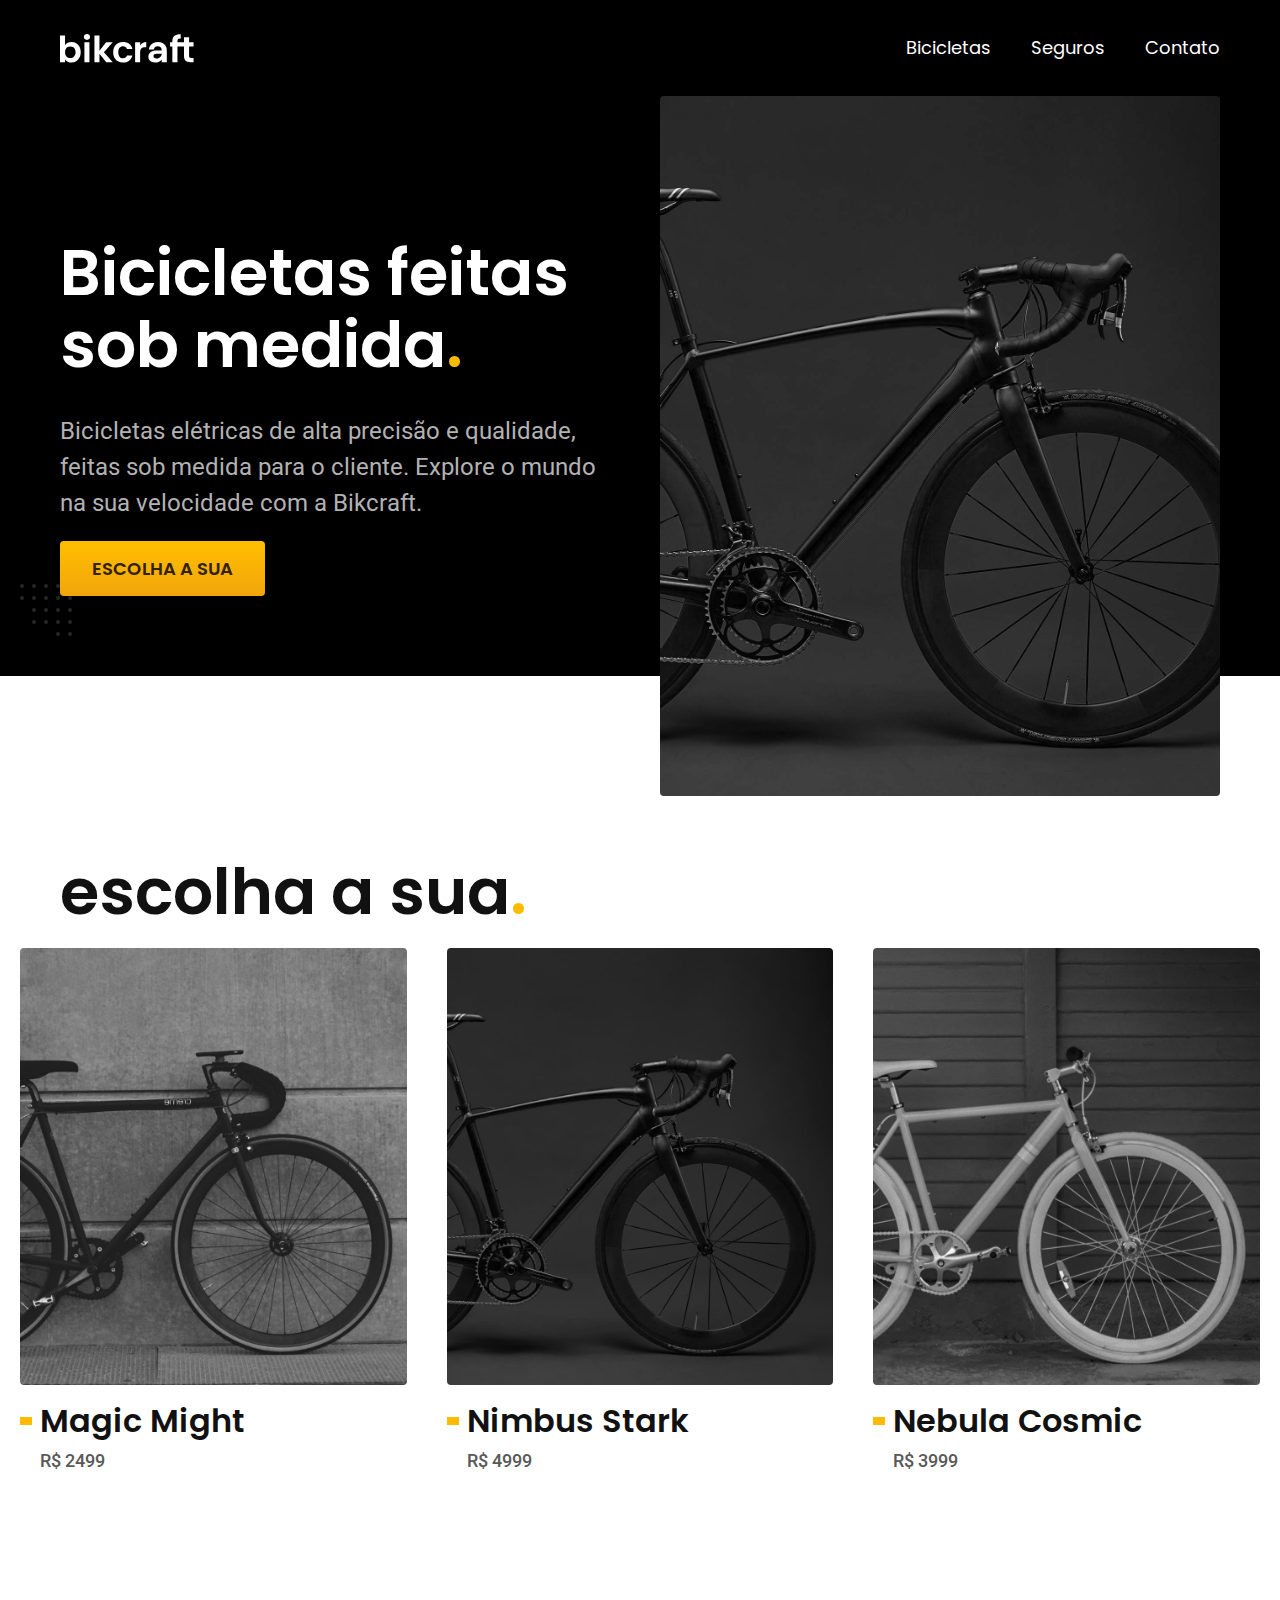
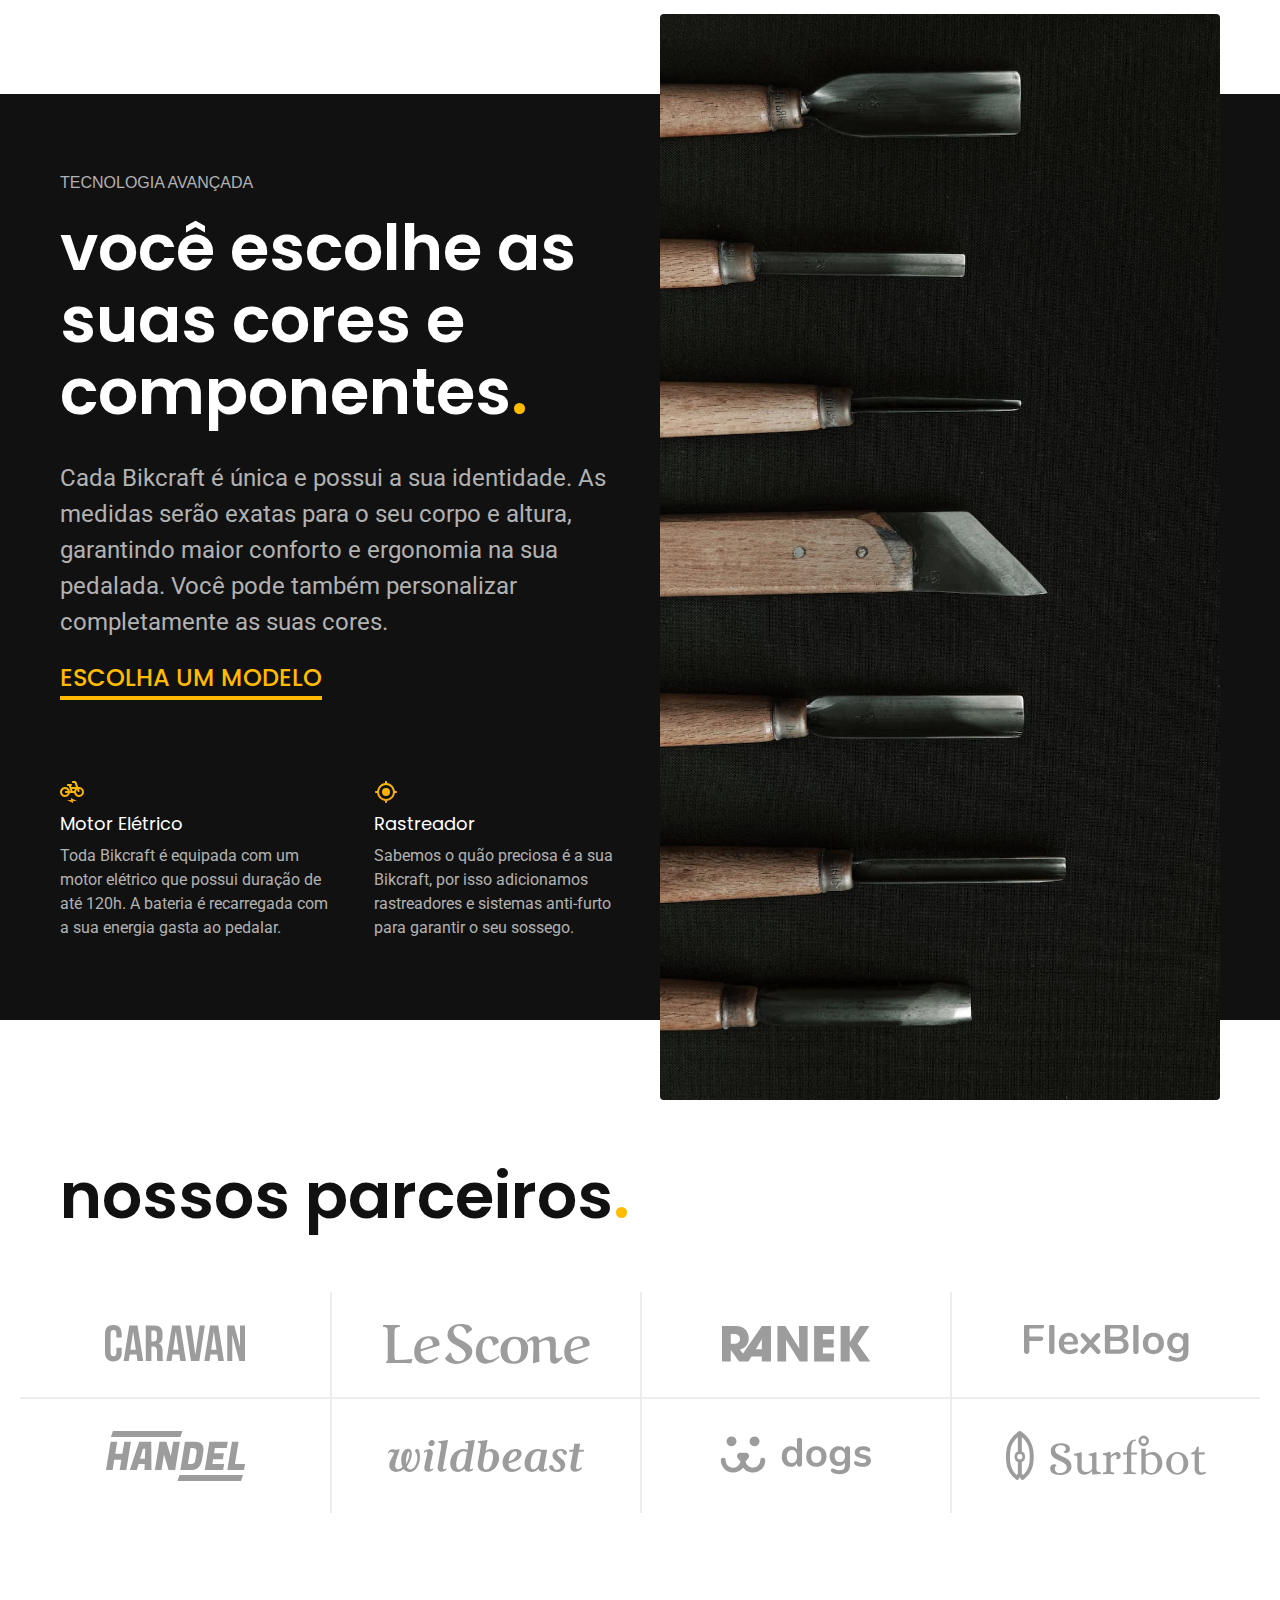
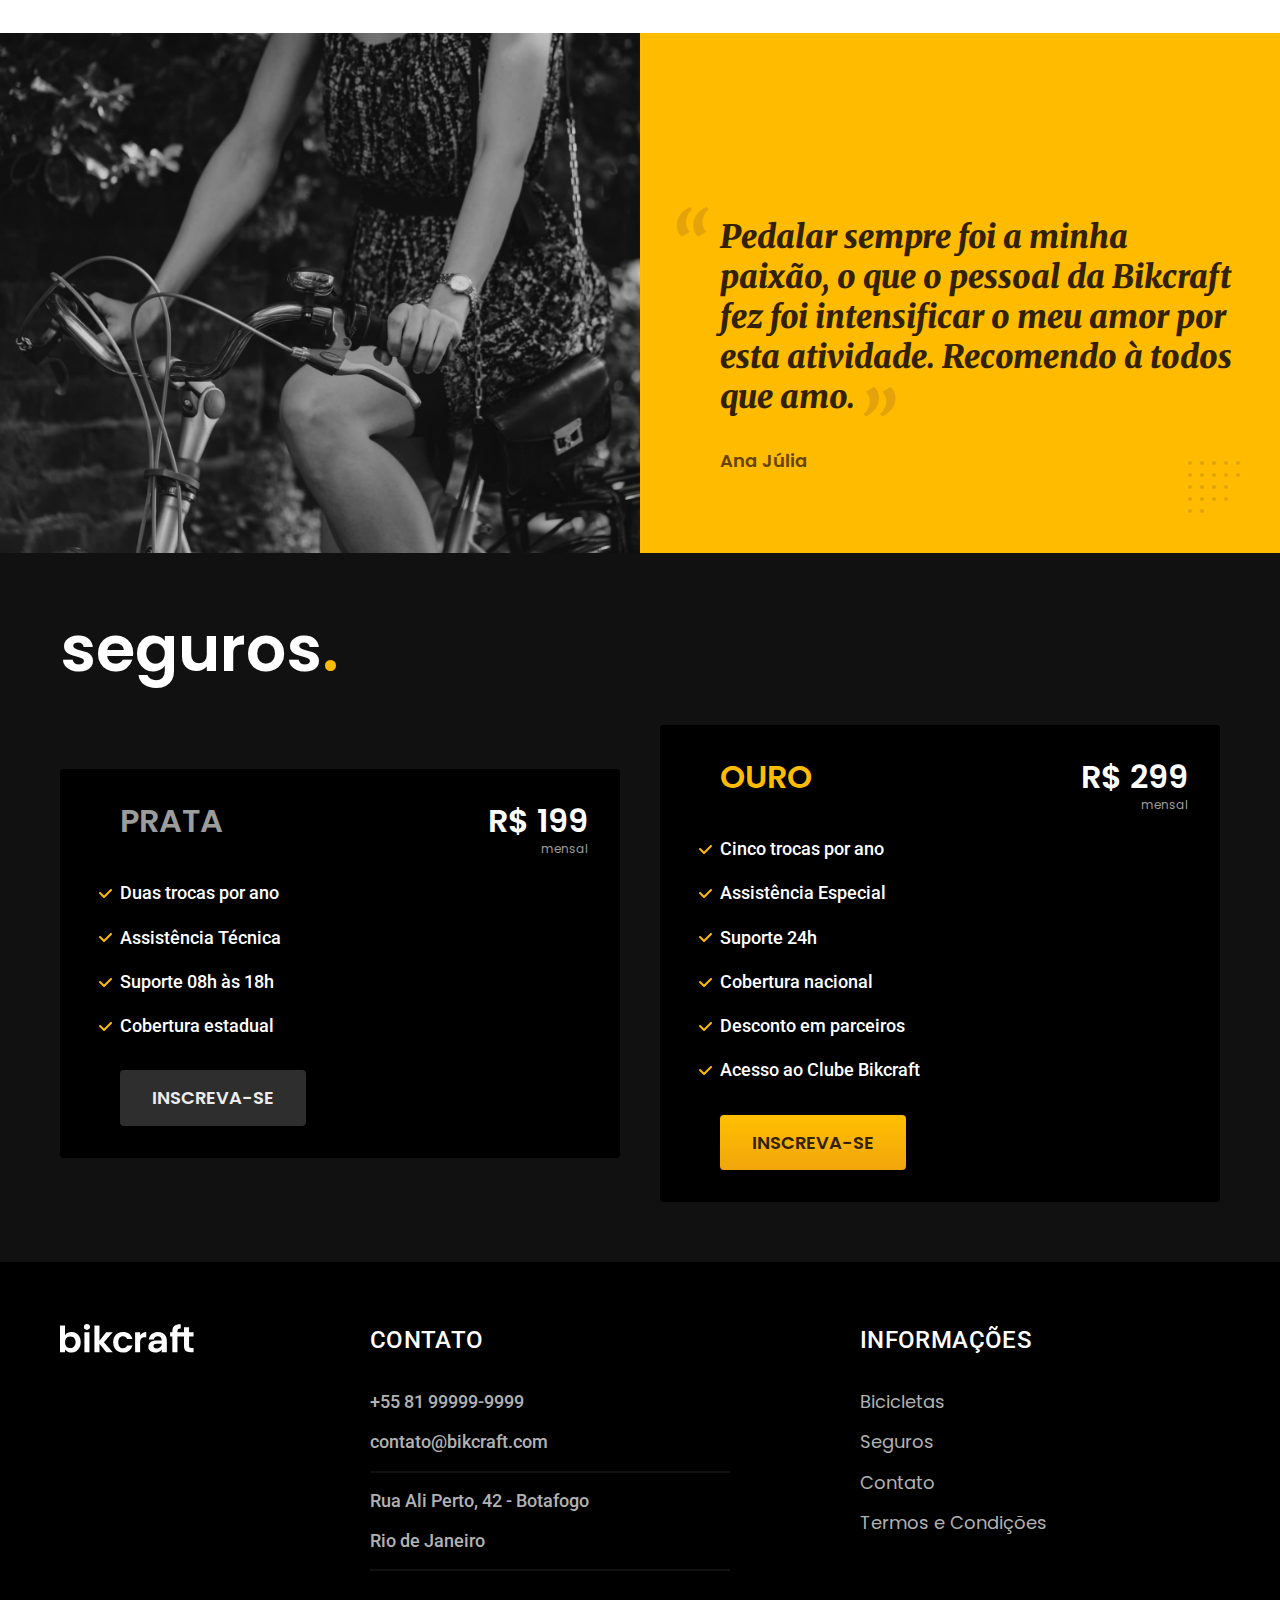
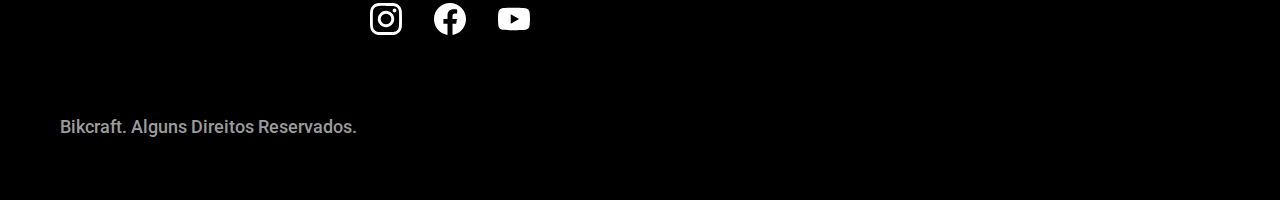
<file: index.html>
<!DOCTYPE html>
<html lang="pt-br">

<head>
  <title>Bikcraft - Bicicletas Elétricas</title>
  <meta charset="UTF-8">
  <meta name="viewport" content="width=device-width, initial-scale=1.0">
  <meta name="description" content="Bicicletas elétricas de alta precisão e qualidade,  feitas sob medida para o cliente. Explore o mundo na sua velocidade com a Bikcraft.">
  <link rel="icon" href="./favicon.svg" type="svg+xml">

  <link rel="preload" href="./css/style.css" as="style">
  <link rel="stylesheet" href="./css/style.css">

  <link rel="preconnect" href="https://fonts.googleapis.com">
  <link rel="preconnect" href="https://fonts.gstatic.com" crossorigin>
  <link href="https://fonts.googleapis.com/css2?family=Merriweather:ital,wght@1,900&family=Poppins:wght@400;600&family=Roboto:wght@400;500&display=swap" rel="stylesheet">

  <script>documento.documentElement.classList.add('js');</script>
</head>


<body>
  <!-- Sempre usar as classes com o nome da seção -->
  <header class="header-bg">
    <!-- Tag externa com o background -->
    <div class="header container">
      <!-- Tag interna com o container do site -->
      <a href="./">
        <img src="./img/bikcraft.svg" width="136" height="32" alt="Bikcraft">
      </a>
      <nav aria-label="primaria">
        <ul class="header-menu font-1-m cor-0">
          <li><a href="./bicicletas.html">Bicicletas</a></li>
          <li><a href="./seguros.html">Seguros</a></li>
          <li><a href="./contato.html">Contato</a></li>
        </ul>
      </nav>
    </div>
  </header>

  <main class="introducao-bg">
    <div class="introducao container">
      <div class="introducao-conteudo">
        <h1 class="font-1-xxl cor-0 fadeInDown" data-anime="200">Bicicletas feitas sob medida<span class="cor-p1">.</span></h1>
        <p class="font-2-l fadeInDown cor-5" data-anime="400">Bicicletas elétricas de alta precisão e qualidade, feitas sob medida para o cliente. Explore o mundo na sua velocidade com a Bikcraft.</p>
        <a class="botao fadeInDown" data-anime="600" href="./bicicletas.html">Escolha a sua</a>
      </div>
      <picture data-anime="800" class="fadeInDown">
        <source media="(max-width: 800px)" srcset="./img/bicicletas/nimbus.jpg">
        <img src="./img/fotos/introducao.jpg" width="1280" height="1600" alt="Bicicleta elétrica preta">
      </picture>
    </div>
  </main>

  <article class="bicicletas-lista">
    <h2 class="font-1-xxl container">escolha a sua<span class="cor-p1">.</span></h2>
    <ul>
      <li>
        <a href="./bicicletas/magic.html">
          <img src="./img/bicicletas/magic-home.jpg" alt="Bicicleta preta">
          <h3 class="font-1-xl">Magic Might</h3>
          <span class="font-2-m cor-8">R$ 2499</span>
        </a>
      </li>
      <li>
        <a href="./bicicletas/nimbus.html">
          <img src="./img/bicicletas/nimbus-home.jpg" alt="Bicicleta preta">
          <h3 class="font-1-xl">Nimbus Stark</h3>
          <span class="font-2-m cor-8">R$ 4999</span>
        </a>
      </li>
      <li>
        <a href="./bicicletas/nebula.html">
          <img src="./img/bicicletas/nebula-home.jpg" alt="Bicicleta preta">
          <h3 class="font-1-xl">Nebula Cosmic</h3>
          <span class="font-2-m cor-8">R$ 3999</span>
        </a>
      </li>
    </ul>
  </article>

  <article class="tecnologia-bg">
    <div class="tecnologia container">
      <div class="tecnologia-conteudo">
        <span class="cor-5 font-l-b">TECNOLOGIA AVANÇADA</span>
        <h2 class="font-1-xxl cor-0">você escolhe as suas cores e componentes<span class="cor-p1">.</span></h2>
        <p class="cor-5 font-2-l">Cada Bikcraft é única e possui a sua identidade. As medidas serão exatas para o seu corpo e altura, garantindo maior conforto e ergonomia na sua pedalada. Você pode também personalizar completamente as suas cores.</p>
        <a class="link" href="./bicicletas.html">escolha um modelo</a>
        <div class="tecnologia-vantagens">
          <div>
            <img src="./img/icones/eletrica.svg" alt="">
            <h3 class="font-1-m cor-0">Motor Elétrico</h3>
            <p class="font-2-s cor-5">Toda Bikcraft é equipada com um motor elétrico que possui duração de até 120h. A bateria é recarregada com a sua energia gasta ao pedalar.</p>
          </div>
          <div>
            <img src="./img/icones/rastreador.svg" alt="">
            <h3 class="font-1-m cor-0">Rastreador</h3>
            <p class="font-2-s cor-5">Sabemos o quão preciosa é a sua Bikcraft, por isso adicionamos rastreadores e sistemas anti-furto para garantir o seu sossego.</p>
          </div>
        </div>
      </div>
      <div class="tecnologia-imagem">
        <img src="./img/fotos/tecnologia.jpg" alt="">
      </div>
    </div>
  </article>

  <section class="parceiros" aria-label="Nossos Parceiros">
    <h2 class="font-1-xxl container">nossos parceiros<span class="cor-p1">.</span></h2>
    <ul>
      <li><img src="./img/parceiros/caravan.svg" alt="Caravan"></li>
      <li><img src="./img/parceiros/lescone.svg" alt="LeScone"></li>
      <li><img src="./img/parceiros/ranek.svg" alt="Ranek"></li>
      <li><img src="./img/parceiros/flexblog.svg" alt="FlexBlog"></li>
      <li><img src="./img/parceiros/handel.svg" alt="Handel"></li>
      <li><img src="./img/parceiros/wildbeast.svg" alt="Wildbeast"></li>
      <li><img src="./img/parceiros/dogs.svg" alt="Dogs"></li>
      <li><img src="./img/parceiros/surfbot.svg" alt="Surfbot"></li>
    </ul>
  </section>

  <section class="depoimento" aria-label="Depoimento">
    <div>
      <img src="./img/fotos/depoimento.jpg" alt="Pessoa pedalando uma bicicleta bikcraft">
    </div>
    <div class="depoimento-conteudo">
      <blockquote class="font-1-xl cor-p5">
        <p>Pedalar sempre foi a minha paixão, o que o pessoal da Bikcraft fez foi intensificar o meu amor por esta atividade. Recomendo à todos que amo.</p>
      </blockquote>
      <span class="font-1-m-b cor-p4">Ana Júlia</span>
    </div>
  </section>

  <article class="seguros-bg">
    <div class="seguros container">
      <h2 class="font-1-xxl cor-0">seguros<span class="cor-p1">.</span></h2>
      <div class="seguros-item">
        <h3 class="font-1-xl cor-6">PRATA</h3>
        <span class="font-1-xl cor-0">R$ 199 <span class="font-1-xs cor-6">mensal</span></span>
        <ul class="font-2-m cor-0">
          <li>Duas trocas por ano</li>
          <li>Assistência Técnica</li>
          <li>Suporte 08h às 18h</li>
          <li>Cobertura estadual</li>
        </ul>
        <a class="botao secundario" href="./orcamento.html">Inscreva-se</a>
      </div>

      <div class="seguros-item">
        <h3 class="font-1-xl cor-p1">OURO</h3>
        <span class="font-1-xl cor-0">R$ 299 <span class="font-1-xs cor-6">mensal</span></span>
        <ul class="font-2-m cor-0">
          <li>Cinco trocas por ano</li>
          <li>Assistência Especial</li>
          <li>Suporte 24h</li>
          <li>Cobertura nacional</li>
          <li>Desconto em parceiros</li>
          <li>Acesso ao Clube Bikcraft</li>
        </ul>
        <a class="botao" href="./orcamento.html">Inscreva-se</a>
      </div>
    </div>
  </article>

  <footer class="footer-bg">
    <div class="footer container">
      <img src="./img/bikcraft.svg" alt="">
      <div class="footer-contato">
        <h3 class="font-2-l-b cor-0">Contato</h3>
        <ul class="cor-5 font-2-m">
          <li><a href="tel:+5581999999999">+55 81 99999-9999</a></li>
          <li><a href="mailto:contato@bikcraft.com">contato@bikcraft.com</a></li>
          <li>Rua Ali Perto, 42 - Botafogo</li>
          <li>Rio de Janeiro</li>
        </ul>
        <div class="footer-redes">
          <a href="">
            <img src="./img/redes/instagram.svg" alt="Instagram">
          </a>
          <a href="">
            <img src="./img/redes/facebook.svg" alt="Facebook">
          </a>
          <a href="">
            <img src="./img/redes/youtube.svg" alt="YouTube">
          </a>
        </div>
      </div>
      <div class="footer-informacoes">
        <h3 class="font-2-l-b cor-0">Informações</h3>
        <nav>
          <ul class="font-1-m cor-5">
            <li><a href="./bicicletas.html">Bicicletas</a></li>
            <li><a href="./seguros.html">Seguros</a></li>
            <li><a href="./contato.html">Contato</a></li>
            <li><a href="./termos.html">Termos e Condições</a></li>
          </ul>
        </nav>
      </div>
      <p class="footer-copy font-2-m cor-6">Bikcraft. Alguns Direitos Reservados.</p>
    </div>
  </footer>
  <script src="./js/plugins/simple-anime.js"></script>
  <script src="./js/script.js"></script>
</body>

</html>
</file>
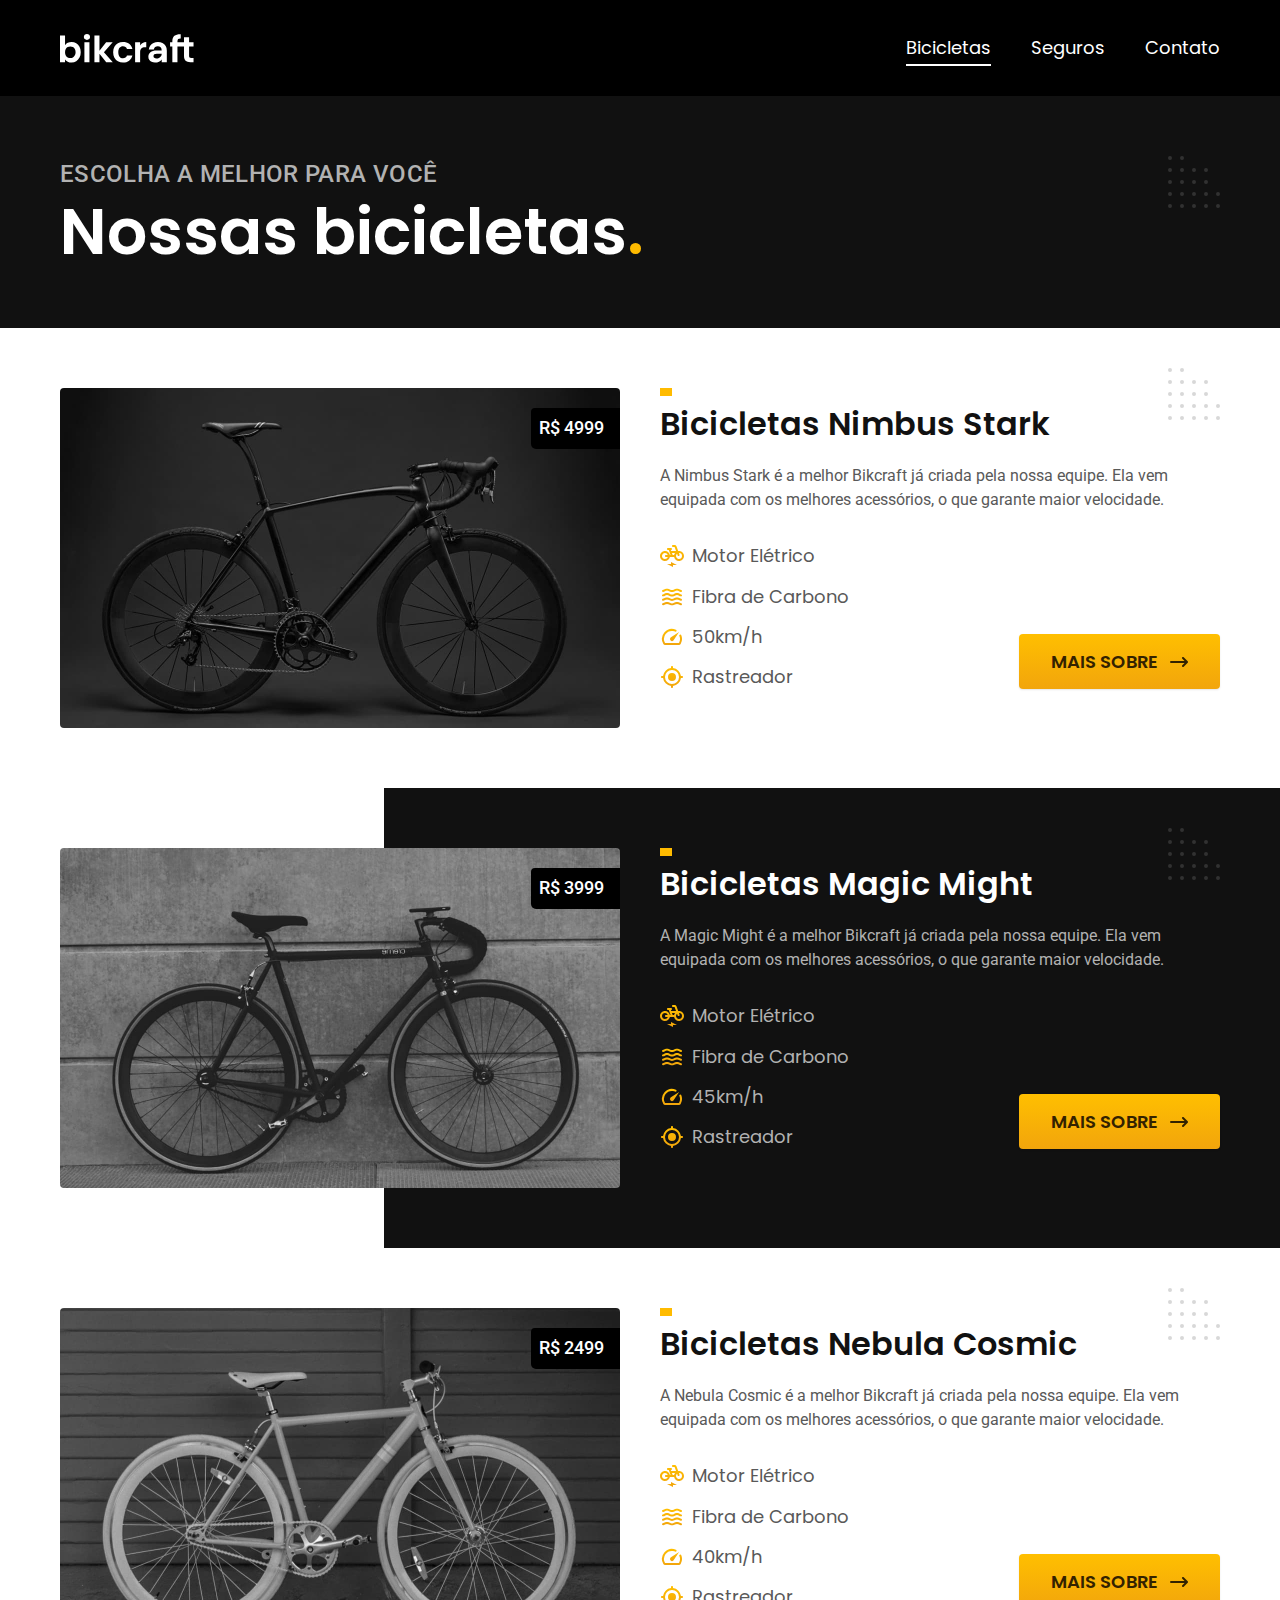
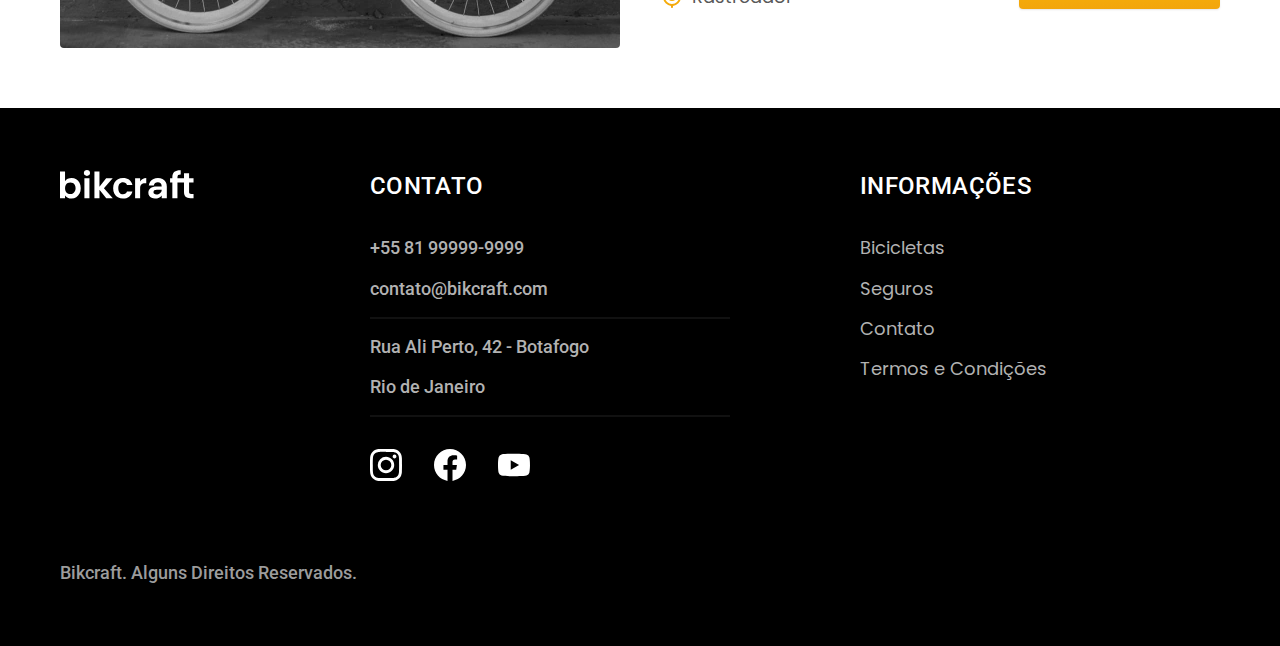
<file: bicicletas.html>
<!DOCTYPE html>
<html lang="pt-br">

<head>
  <title>Bicicletas | Bikcraft - Bicicletas Elétricas</title>
  <meta charset="UTF-8">
  <meta name="viewport" content="width=device-width, initial-scale=1.0">
  <meta name="description" content="Termos e condições.">


  <link rel="icon" href="./favicon.svg" type="svg+xml">

  <link rel="preload" href="./css/style.css" as="style">
  <link rel="stylesheet" href="./css/style.css">

  <link rel="preconnect" href="https://fonts.googleapis.com">
  <link rel="preconnect" href="https://fonts.gstatic.com" crossorigin>
  <link href="https://fonts.googleapis.com/css2?family=Merriweather:ital,wght@1,900&family=Poppins:wght@400;600&family=Roboto:wght@400;500&display=swap" rel="stylesheet">
  <script>documento.documentElement.classList.add('js');</script>
</head>


<body id="bicicletas">
  <!-- Sempre usar as classes com o nome da seção -->
  <header class="header-bg">
    <!-- Tag externa com o background -->
    <div class="header container">
      <!-- Tag interna com o container do site -->
      <a href="./">
        <img src="./img/bikcraft.svg" alt="Bikcraft">
      </a>
      <nav aria-label="primaria">
        <ul class="header-menu font-1-m cor-0">
          <li><a href="./bicicletas.html">Bicicletas</a></li>
          <li><a href="./seguros.html">Seguros</a></li>
          <li><a href="./contato.html">Contato</a></li>
        </ul>
      </nav>
    </div>
  </header>

  <main>
    <div class="titulo-bg">
      <div class="titulo container">
        <p class="font-2-l-b cor-5">Escolha a melhor para você</p>
        <h1 class="font-1-xxl cor-0">Nossas bicicletas<span class="cor-p1">.</span> </h1>
      </div>
    </div>

    <div class="bicicletas container">
      <div class="bicicletas-imagem">
        <img src="./img/bicicletas/nimbus.jpg" alt="Bicicleta preta">
        <span class="font-2-m cor-0">R$ 4999</span>
      </div>
      <div class="bicicletas-conteudo">
        <h2 class="font-1-xl">Bicicletas Nimbus Stark</h2>
        <p class="font-2-s cor-8">A Nimbus Stark é a melhor Bikcraft já criada pela nossa equipe. Ela vem equipada com os melhores acessórios, o que garante maior velocidade.</p>
        <ul class="font-1-m cor-8">
          <li>
            <img src="./img/icones/eletrica.svg" alt="">
            Motor Elétrico
          </li>
          <li>
            <img src="./img/icones/carbono.svg" alt="">
            Fibra de Carbono
          </li>
          <li>
            <img src="./img/icones/velocidade.svg" alt="">
            50km/h
          </li>
          <li>
            <img src="./img/icones/rastreador.svg" alt="">
            Rastreador
          </li>
        </ul>
        <a class="botao seta" href="./bicicletas/nimbus.html"> Mais Sobre</a>
      </div>
    </div>


    <div class="bicicletas-bg">
      <div class="bicicletas container">
        <div class="bicicletas-imagem">
          <img src="./img/bicicletas/magic.jpg" alt="Bicicleta preta">
          <span class="font-2-m cor-0">R$ 3999</span>
        </div>
        <div class="bicicletas-conteudo">
          <h2 class="font-1-xl cor-0">Bicicletas Magic Might</h2>
          <p class="font-2-s cor-5">A Magic Might é a melhor Bikcraft já criada pela nossa equipe. Ela vem equipada com os melhores acessórios, o que garante maior velocidade.</p>
          <ul class="font-1-m cor-5">
            <li>
              <img src="./img/icones/eletrica.svg" alt="">
              Motor Elétrico
            </li>
            <li>
              <img src="./img/icones/carbono.svg" alt="">
              Fibra de Carbono
            </li>
            <li>
              <img src="./img/icones/velocidade.svg" alt="">
              45km/h
            </li>
            <li>
              <img src="./img/icones/rastreador.svg" alt="">
              Rastreador
            </li>
          </ul>
          <a class="botao seta" href="./bicicletas/magic.html"> Mais Sobre</a>
        </div>
      </div>
    </div>


    <div class="bicicletas container">
      <div class="bicicletas-imagem">
        <img src="./img/bicicletas/nebula.jpg" alt="Bicicleta preta">
        <span class="font-2-m cor-0">R$ 2499</span>
      </div>
      <div class="bicicletas-conteudo">
        <h2 class="font-1-xl">Bicicletas Nebula Cosmic</h2>
        <p class="font-2-s cor-8">A Nebula Cosmic é a melhor Bikcraft já criada pela nossa equipe. Ela vem equipada com os melhores acessórios, o que garante maior velocidade.</p>
        <ul class="font-1-m cor-8">
          <li>
            <img src="./img/icones/eletrica.svg" alt="">
            Motor Elétrico
          </li>
          <li>
            <img src="./img/icones/carbono.svg" alt="">
            Fibra de Carbono
          </li>
          <li>
            <img src="./img/icones/velocidade.svg" alt="">
            40km/h
          </li>
          <li>
            <img src="./img/icones/rastreador.svg" alt="">
            Rastreador
          </li>
        </ul>
        <a class="botao seta" href="./bicicletas/nebula.html"> Mais Sobre</a>
      </div>
    </div>


  </main>

  <footer class="footer-bg">
    <div class="footer container">
      <img src="./img/bikcraft.svg" alt="">
      <div class="footer-contato">
        <h3 class="font-2-l-b cor-0">Contato</h3>
        <ul class="cor-5 font-2-m">
          <li><a href="tel:+5581999999999">+55 81 99999-9999</a></li>
          <li><a href="mailto:contato@bikcraft.com">contato@bikcraft.com</a></li>
          <li>Rua Ali Perto, 42 - Botafogo</li>
          <li>Rio de Janeiro</li>
        </ul>
        <div class="footer-redes">
          <a href="">
            <img src="./img/redes/instagram.svg" alt="Instagram">
          </a>
          <a href="">
            <img src="./img/redes/facebook.svg" alt="Facebook">
          </a>
          <a href="">
            <img src="./img/redes/youtube.svg" alt="YouTube">
          </a>
        </div>
      </div>
      <div class="footer-informacoes">
        <h3 class="font-2-l-b cor-0">Informações</h3>
        <nav>
          <ul class="font-1-m cor-5">
            <li><a href="./bicicletas.html">Bicicletas</a></li>
            <li><a href="./seguros.html">Seguros</a></li>
            <li><a href="./contato.html">Contato</a></li>
            <li><a href="./termos.html">Termos e Condições</a></li>
          </ul>
        </nav>
      </div>
      <p class="footer-copy font-2-m cor-6">Bikcraft. Alguns Direitos Reservados.</p>
    </div>
  </footer>
  <script src="./js/script.js"></script>
</body>

</html>
</file>
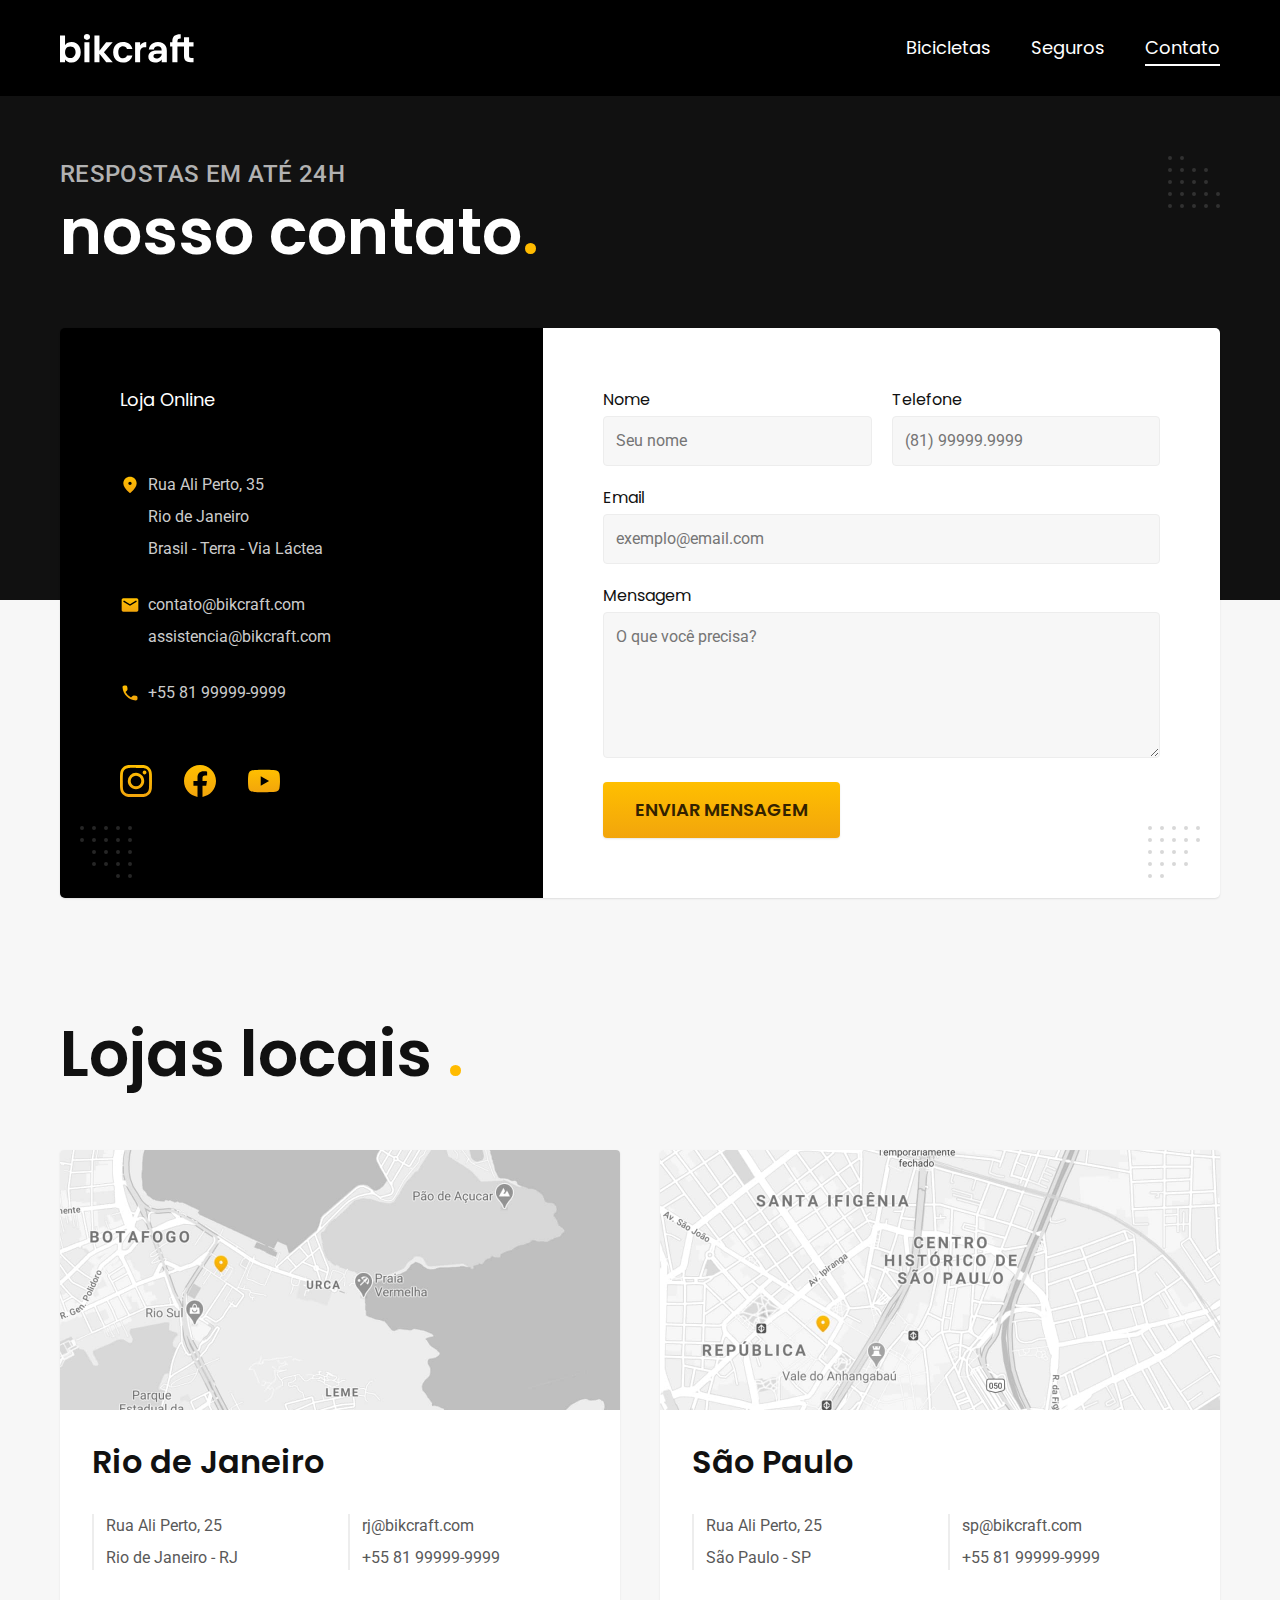
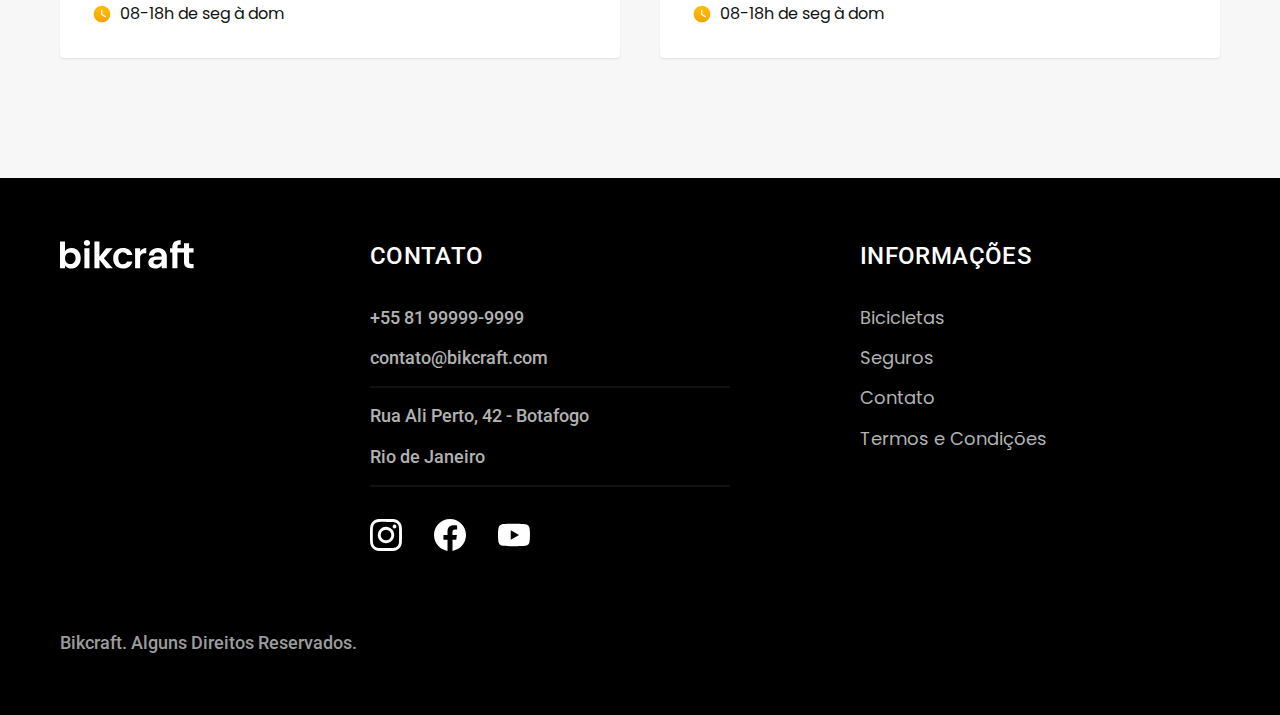
<file: contato.html>
<!DOCTYPE html>
<html lang="pt-br">

<head>
  <title>Contato | Bikcraft</title>
  <meta charset="UTF-8">
  <meta name="viewport" content="width=device-width, initial-scale=1.0">
  <meta name="description" content="Termos e condições.">


  <link rel="icon" href="./favicon.svg" type="svg+xml">

  <link rel="preload" href="./css/style.css" as="style">
  <link rel="stylesheet" href="./css/style.css">

  <link rel="preconnect" href="https://fonts.googleapis.com">
  <link rel="preconnect" href="https://fonts.gstatic.com" crossorigin>
  <link href="https://fonts.googleapis.com/css2?family=Merriweather:ital,wght@1,900&family=Poppins:wght@400;600&family=Roboto:wght@400;500&display=swap" rel="stylesheet">
  <script>documento.documentElement.classList.add('js');</script>
</head>


<body id="contato">
  <!-- Sempre usar as classes com o nome da seção -->
  <header class="header-bg">
    <!-- Tag externa com o background -->
    <div class="header container">
      <!-- Tag interna com o container do site -->
      <a href="./">
        <img src="./img/bikcraft.svg" alt="Bikcraft">
      </a>
      <nav aria-label="primaria">
        <ul class="header-menu font-1-m cor-0">
          <li><a href="./bicicletas.html">Bicicletas</a></li>
          <li><a href="./seguros.html">Seguros</a></li>
          <li><a href="./contato.html">Contato</a></li>
        </ul>
      </nav>
    </div>
  </header>

  <main>
    <div class="titulo-bg">
      <div class="titulo container">
        <p class="font-2-l-b cor-5">Respostas em até 24h</p>
        <h1 class="font-1-xxl cor-0">nosso contato<span class="cor-p1">.</span> </h1>
      </div>
    </div>

    <div class="contato container">
      <section class="contato-dados" aria-label="Endereço">
        <h2 class="font-1-m cor-0">Loja Online</h2>
        <div class="contato-endereco font-2-s cor-4">
          <p>Rua Ali Perto, 35</p>
          <p>Rio de Janeiro</p>
          <p>Brasil - Terra - Via Láctea</p>
        </div>
        <address class="contato-meios font-2-s cor-4">
          <a href="mailto:contato@bikcraft.com">contato@bikcraft.com</a>
          <a href="mailto:assistencia@bikcraft.com">assistencia@bikcraft.com</a>
          <a href="tel:+5581999999999">+55 81 99999-9999</a>
        </address>
        <div class="contato-redes">
          <a href="https://www.instagram.com">
            <img src="./img/redes/instagram-p.svg" target="_blank" alt="Instagram">
          </a>
          <a href="https://www.facebook.com">
            <img src="./img/redes/facebook-p.svg" target="_blank" alt="Facebook">
          </a>
          <a href="https://www.youtube.com" target="_blank">
            <img src="./img/redes/youtube-p.svg" alt="YouTube">
          </a>
        </div>
      </section>
      <section class="contato-formulario" aria-label="Formulário">
        <form class="form" action="./contato.html">
          <div>
            <label for="nome">Nome</label>
            <input type="text" id="nome" name="nome" placeholder="Seu nome">
          </div>
          <div>
            <label for="telefone">Telefone</label>
            <input type="text" id="telefone" name="telefone" placeholder="(81) 99999.9999">
          </div>
          <div class="col-2">
            <label for="email">Email</label>
            <input type="email" id="email" name="email" placeholder="exemplo@email.com">
          </div>
          <div class="col-2">
            <label for="mensagem">Mensagem</label>
            <textarea rows="5" id="mensagem" name="mensagem" placeholder="O que você precisa?"></textarea>
          </div>
          <button class="botao col-2">Enviar Mensagem</button>
        </form>
      </section>
    </div>
  </main>

  <article class="lojas container">
    <h2 class="font-1-xxl">Lojas locais <span class="cor-p1">.</span> </h2>
    <div class="lojas-item">
      <img src="./img/lojas/rj.jpg" alt="Mapa marcando o endereço em Rua Ali Perto, 25, Rio de Janeiro - RJ">
      <div class="lojas-conteudo">
        <h3 class="font-1-xl">Rio de Janeiro</h3>
        <div class="lojas-dados font-2-s cor-8">
          <p>Rua Ali Perto, 25</p>
          <p>Rio de Janeiro - RJ</p>
        </div>
        <div class="lojas-dados font-2-s cor-8">
          <a href="mailto:rj@bikcraft.com">rj@bikcraft.com</a>
          <a href="tel:+5521999999999">+55 81 99999-9999</a>
        </div>
        <p class="lojas-tempo font-1-s"> <img src="./img/icones/horario.svg" alt=""> 08-18h de seg à dom</p>
      </div>
    </div>

    <div class="lojas-item">
      <img src="./img/lojas/sp.jpg" alt="Mapa marcando o endereço em Rua Ali Perto, 25, São Paulo - SP">
      <div class="lojas-conteudo">
        <h3 class="font-1-xl">São Paulo</h3>
        <div class="lojas-dados font-2-s cor-8">
          <p>Rua Ali Perto, 25</p>
          <p>São Paulo - SP</p>
        </div>
        <div class="lojas-dados font-2-s cor-8">
          <a href="mailto:sp@bikcraft.com">sp@bikcraft.com</a>
          <a href="tel:+5511999999999">+55 81 99999-9999</a>
        </div>
        <p class="lojas-tempo font-1-s"> <img src="./img/icones/horario.svg" alt=""> 08-18h de seg à dom</p>
      </div>
    </div>
  </article>

  <footer class="footer-bg">
    <div class="footer container">
      <img src="./img/bikcraft.svg" alt="">
      <div class="footer-contato">
        <h3 class="font-2-l-b cor-0">Contato</h3>
        <ul class="cor-5 font-2-m">
          <li><a href="tel:+5581999999999">+55 81 99999-9999</a></li>
          <li><a href="mailto:contato@bikcraft.com">contato@bikcraft.com</a></li>
          <li>Rua Ali Perto, 42 - Botafogo</li>
          <li>Rio de Janeiro</li>
        </ul>
        <div class="footer-redes">
          <a href="">
            <img src="./img/redes/instagram.svg" alt="Instagram">
          </a>
          <a href="">
            <img src="./img/redes/facebook.svg" alt="Facebook">
          </a>
          <a href="">
            <img src="./img/redes/youtube.svg" alt="YouTube">
          </a>
        </div>
      </div>
      <div class="footer-informacoes">
        <h3 class="font-2-l-b cor-0">Informações</h3>
        <nav>
          <ul class="font-1-m cor-5">
            <li><a href="./bicicletas.html">Bicicletas</a></li>
            <li><a href="./seguros.html">Seguros</a></li>
            <li><a href="./contato.html">Contato</a></li>
            <li><a href="./termos.html">Termos e Condições</a></li>
          </ul>
        </nav>
      </div>
      <p class="footer-copy font-2-m cor-6">Bikcraft. Alguns Direitos Reservados.</p>
    </div>
  </footer>
  <script src="./js/script.js"></script>
</body>

</html>
</file>
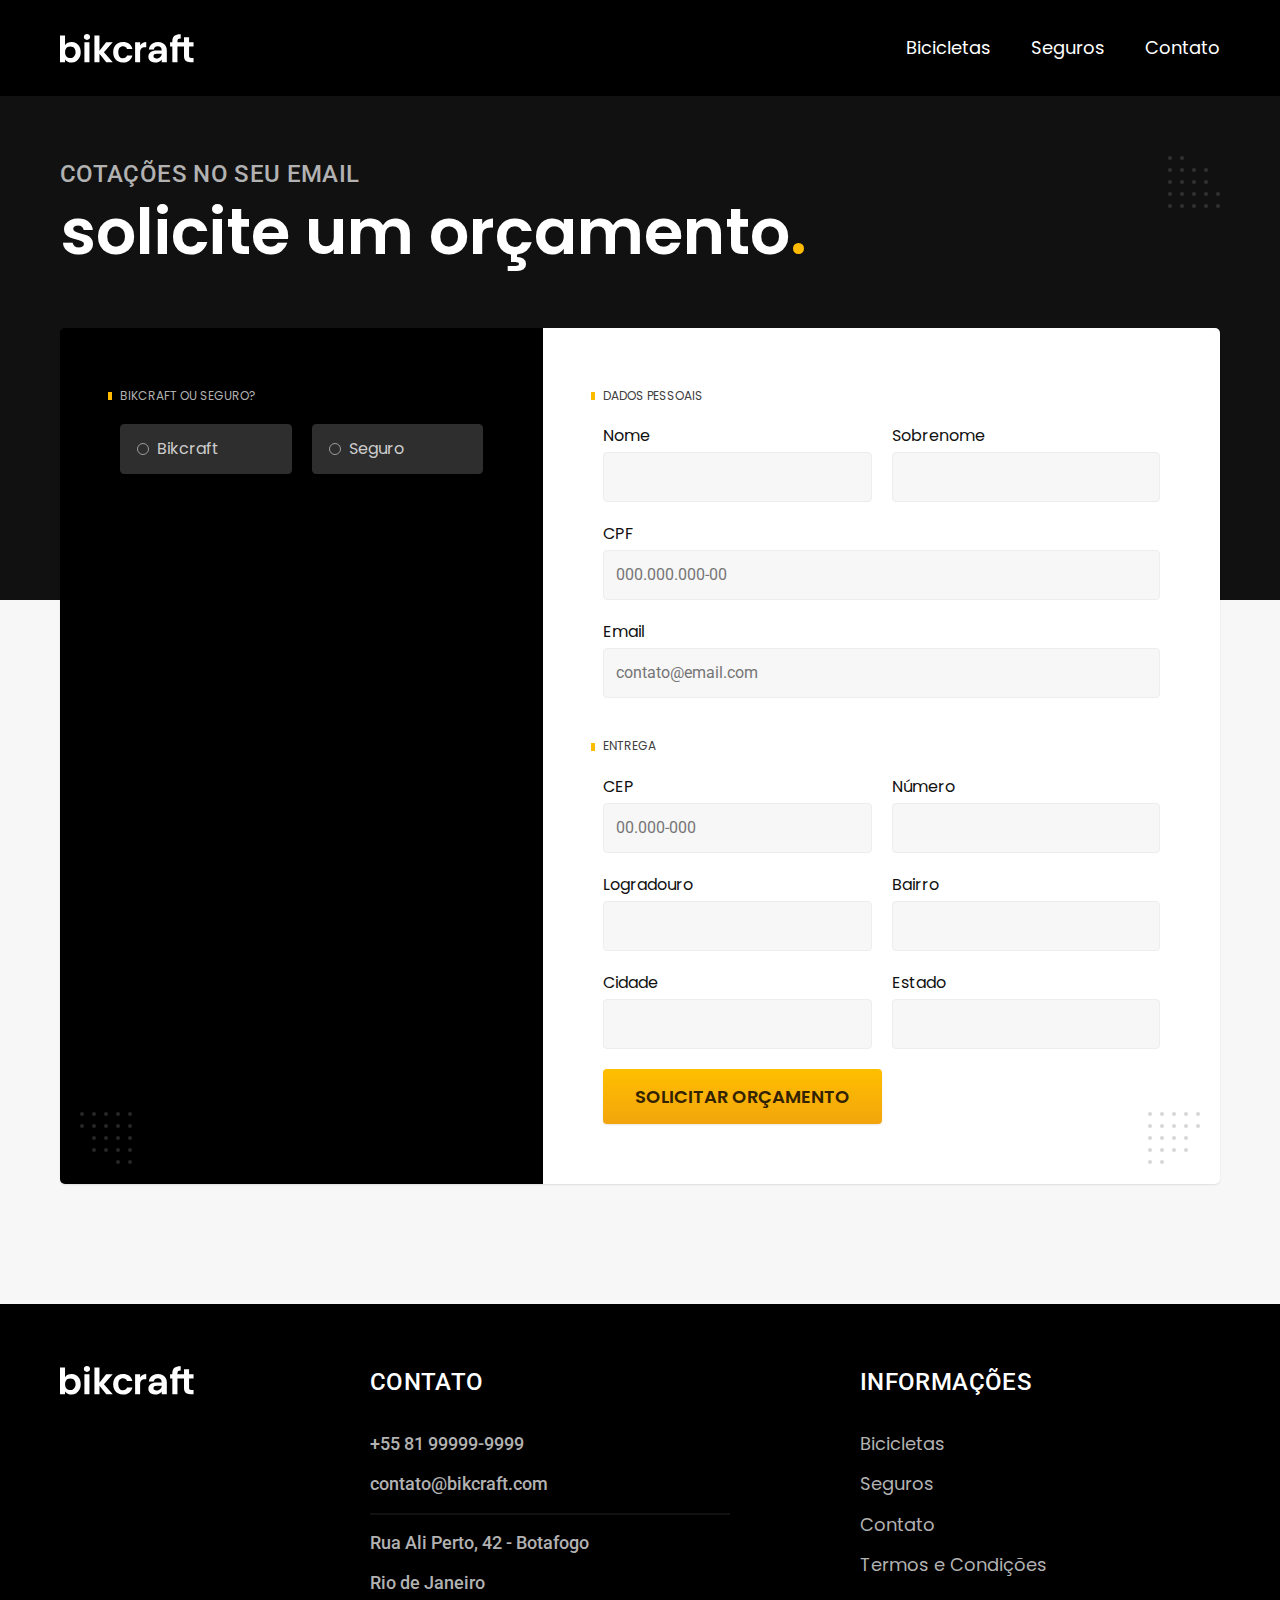
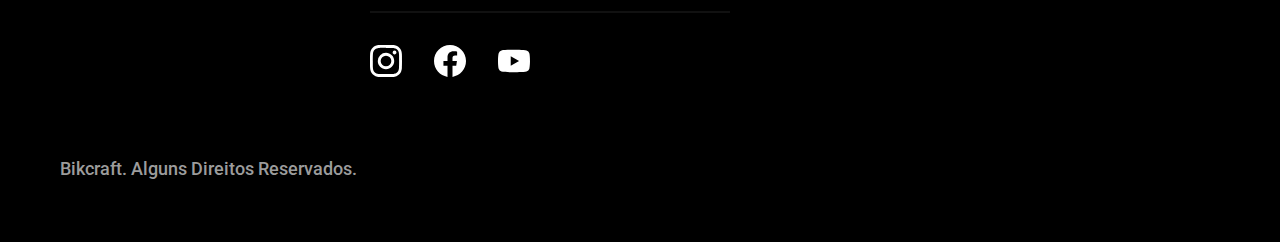
<file: orcamento.html>
<!DOCTYPE html>
<html lang="pt-br">

<head>
  <title>Orçamento | Bikcraft</title>
  <meta charset="UTF-8">
  <meta name="viewport" content="width=device-width, initial-scale=1.0">
  <meta name="description" content="Termos e condições.">

  <link rel="icon" href="./favicon.svg" type="svg+xml">

  <link rel="preload" href="./css/style.css" as="style">
  <link rel="stylesheet" href="./css/style.css">

  <link rel="preconnect" href="https://fonts.googleapis.com">
  <link rel="preconnect" href="https://fonts.gstatic.com" crossorigin>
  <link href="https://fonts.googleapis.com/css2?family=Merriweather:ital,wght@1,900&family=Poppins:wght@400;600&family=Roboto:wght@400;500&display=swap" rel="stylesheet">
  <script>documento.documentElement.classList.add('js');</script>
</head>


<body id="orcamento">
  <!-- Sempre usar as classes com o nome da seção -->
  <header class="header-bg">
    <!-- Tag externa com o background -->
    <div class="header container">
      <!-- Tag interna com o container do site -->
      <a href="./">
        <img src="./img/bikcraft.svg" alt="Bikcraft">
      </a>
      <nav aria-label="primaria">
        <ul class="header-menu font-1-m cor-0">
          <li><a href="./bicicletas.html">Bicicletas</a></li>
          <li><a href="./seguros.html">Seguros</a></li>
          <li><a href="./contato.html">Contato</a></li>
        </ul>
      </nav>
    </div>
  </header>

  <main>
    <div class="titulo-bg">
      <div class="titulo container">
        <p class="font-2-l-b cor-5">Cotações no seu email</p>
        <h1 class="font-1-xxl cor-0">solicite um orçamento<span class="cor-p1">.</span> </h1>
      </div>
    </div>

    <form class="orcamento container" action="./">
      <div class="orcamento-produto">
        <h2 class="font-1-xs cor-5">Bikcraft ou Seguro?</h2>

        <input type="radio" name="tipo" value="bikcraft" id="bikcraft">
        <label for="bikcraft">Bikcraft</label>

        <input type="radio" name="tipo" value="seguro" id="seguro">
        <label for="seguro">Seguro</label>

        <div class="orcamento-conteudo" id="orcamento-bikcraft">
          <h2 class="font-1-xs cor-5">Escolha a sua</h2>

          <input type="radio" name="produto" value="nimbus" id="nimbus">
          <label for="nimbus">Nimbus Stark <span>R$ 4999</span></label>
          <div class="orcamento-detalhes">
            <ul class="font-1-xs cor-8">
              <li><img src="./img/icones/eletrica.svg" alt="">Motor Elétrico</li>
              <li><img src="./img/icones/carbono.svg" alt="">Fibra de Carbono</li>
              <li><img src="./img/icones/velocidade.svg" alt="">50 km/h</li>
              <li><img src="./img/icones/rastreador.svg" alt="">Rastreador</li>
            </ul>
            <img src="./img/bicicletas/nimbus.jpg" alt="Bicicleta preta">
          </div>

          <input type="radio" name="produto" value="magic" id="magic">
          <label for="magic">Magic Might <span>R$ 2499</span></label>
          <div class="orcamento-detalhes">
            <ul class="font-1-xs cor-8">
              <li><img src="./img/icones/eletrica.svg" alt="">Motor Elétrico</li>
              <li><img src="./img/icones/carbono.svg" alt="">Fibra de Carbono</li>
              <li><img src="./img/icones/velocidade.svg" alt="">45 km/h</li>
              <li><img src="./img/icones/rastreador.svg" alt="">Rastreador</li>
            </ul>
            <img src="./img/bicicletas/magic.jpg" alt="Bicicleta preta">
          </div>


          <input type="radio" name="produto" value="nebula" id="nebula">
          <label for="nebula">Nebula Cosmic <span>R$ 3999</span></label>
          <div class="orcamento-detalhes">
            <ul class="font-1-xs cor-8">
              <li><img src="./img/icones/eletrica.svg" alt="">Motor Elétrico</li>
              <li><img src="./img/icones/carbono.svg" alt="">Fibra de Carbono</li>
              <li><img src="./img/icones/velocidade.svg" alt="">40 km/h</li>
              <li><img src="./img/icones/rastreador.svg" alt="">Rastreador</li>
            </ul>
            <img src="./img/bicicletas/nebula.jpg" alt="Bicicleta preta">
          </div>


        </div>

        <div class="orcamento-conteudo" id="orcamento-seguro">

          <h2 class="font-1-xs cor-5">Escolha o plano</h2>

          <input type="radio" name="produto" value="prata" id="prata">
          <label for="prata">Prata<span>R$ 199</span></label>

          <input type="radio" name="produto" value="ouro" id="ouro">
          <label for="ouro">Ouro<span>R$ 299</span></label>
        </div>

      </div>

      <div class="orcamento-dados form">
        <h2 class="font-1-xs cor-9 col-2">Dados pessoais</h2>
        <div>
          <label for="nome">Nome</label>
          <input type="text" id="nome" name="nome">
        </div>
        <div>
          <label for="sobrenome">Sobrenome</label>
          <input type="text" id="sobrenome" name="sobrenome">
        </div>
        <div class="col-2">
          <label for="cpf">CPF</label>
          <input type="text" id="cpf" name="cpf" placeholder="000.000.000-00">
        </div>
        <div class="col-2">
          <label for="email">Email</label>
          <input type="email" id="email" name="email" placeholder="contato@email.com">
        </div>
        <h2 class="font-1-xs cor-9 col-2">entrega</h2>

        <div>
          <label for="cep">CEP</label>
          <input type="text" id="cep" name="cep" placeholder="00.000-000">
        </div>
        <div>
          <label for="número">Número</label>
          <input type="text" id="número" name="número">
        </div>
        <div>
          <label for="logradouro">Logradouro</label>
          <input type="text" id="logradouro" name="logradouro">
        </div>
        <div>
          <label for="bairro">Bairro</label>
          <input type="text" id="bairro" name="bairro">
        </div>
        <div>
          <label for="cidade">Cidade</label>
          <input type="text" id="cidade" name="cidade">
        </div>
        <div>
          <label for="estado">Estado</label>
          <input type="text" id="estado" name="estado">
        </div>
        <button class="botao col-2">Solicitar orçamento</button>
      </div>
    </form>

  </main>

  <footer class="footer-bg">
    <div class="footer container">
      <img src="./img/bikcraft.svg" alt="">
      <div class="footer-contato">
        <h3 class="font-2-l-b cor-0">Contato</h3>
        <ul class="cor-5 font-2-m">
          <li><a href="tel:+5581999999999">+55 81 99999-9999</a></li>
          <li><a href="mailto:contato@bikcraft.com">contato@bikcraft.com</a></li>
          <li>Rua Ali Perto, 42 - Botafogo</li>
          <li>Rio de Janeiro</li>
        </ul>
        <div class="footer-redes">
          <a href="">
            <img src="./img/redes/instagram.svg" alt="Instagram">
          </a>
          <a href="">
            <img src="./img/redes/facebook.svg" alt="Facebook">
          </a>
          <a href="">
            <img src="./img/redes/youtube.svg" alt="YouTube">
          </a>
        </div>
      </div>
      <div class="footer-informacoes">
        <h3 class="font-2-l-b cor-0">Informações</h3>
        <nav>
          <ul class="font-1-m cor-5">
            <li><a href="./bicicletas.html">Bicicletas</a></li>
            <li><a href="./seguros.html">Seguros</a></li>
            <li><a href="./contato.html">Contato</a></li>
            <li><a href="./termos.html">Termos e Condições</a></li>
          </ul>
        </nav>
      </div>
      <p class="footer-copy font-2-m cor-6">Bikcraft. Alguns Direitos Reservados.</p>
    </div>
  </footer>
  <script src="./js/script.js"></script>
</body>

</html>
</file>
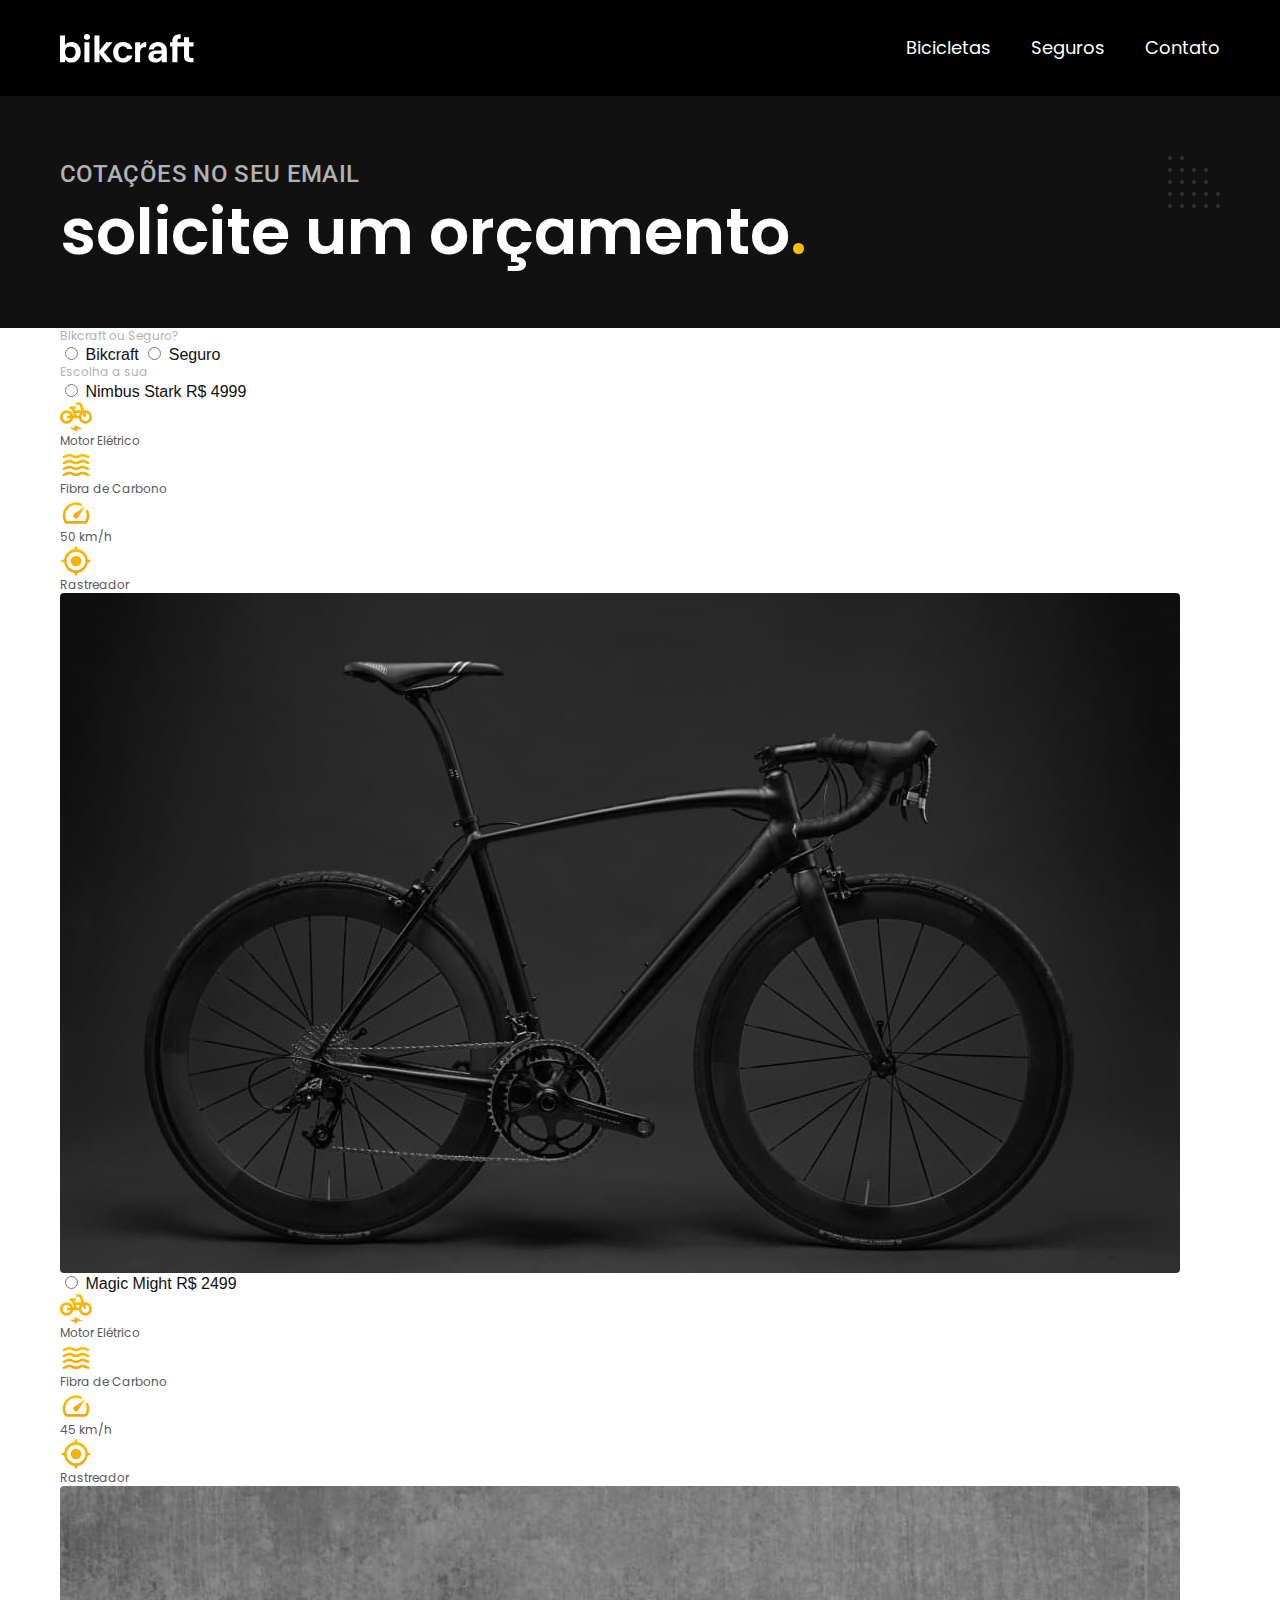
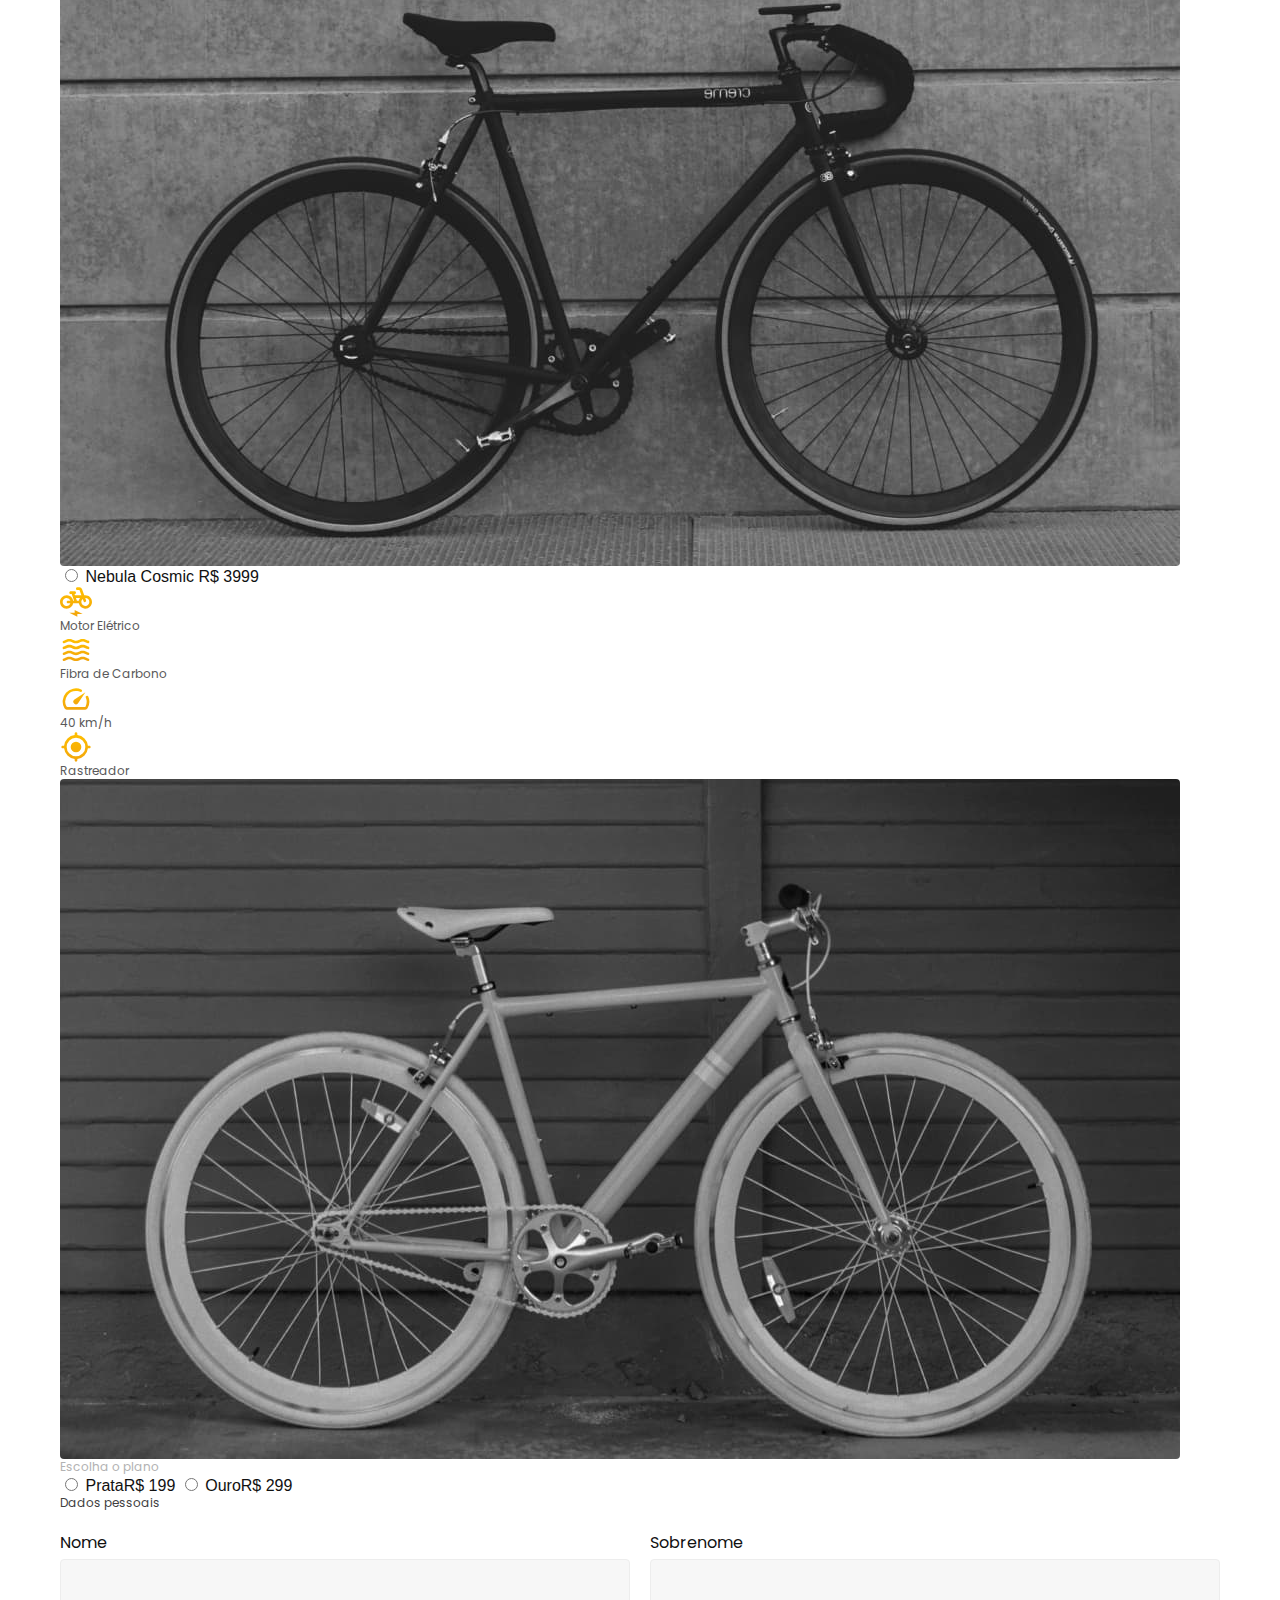
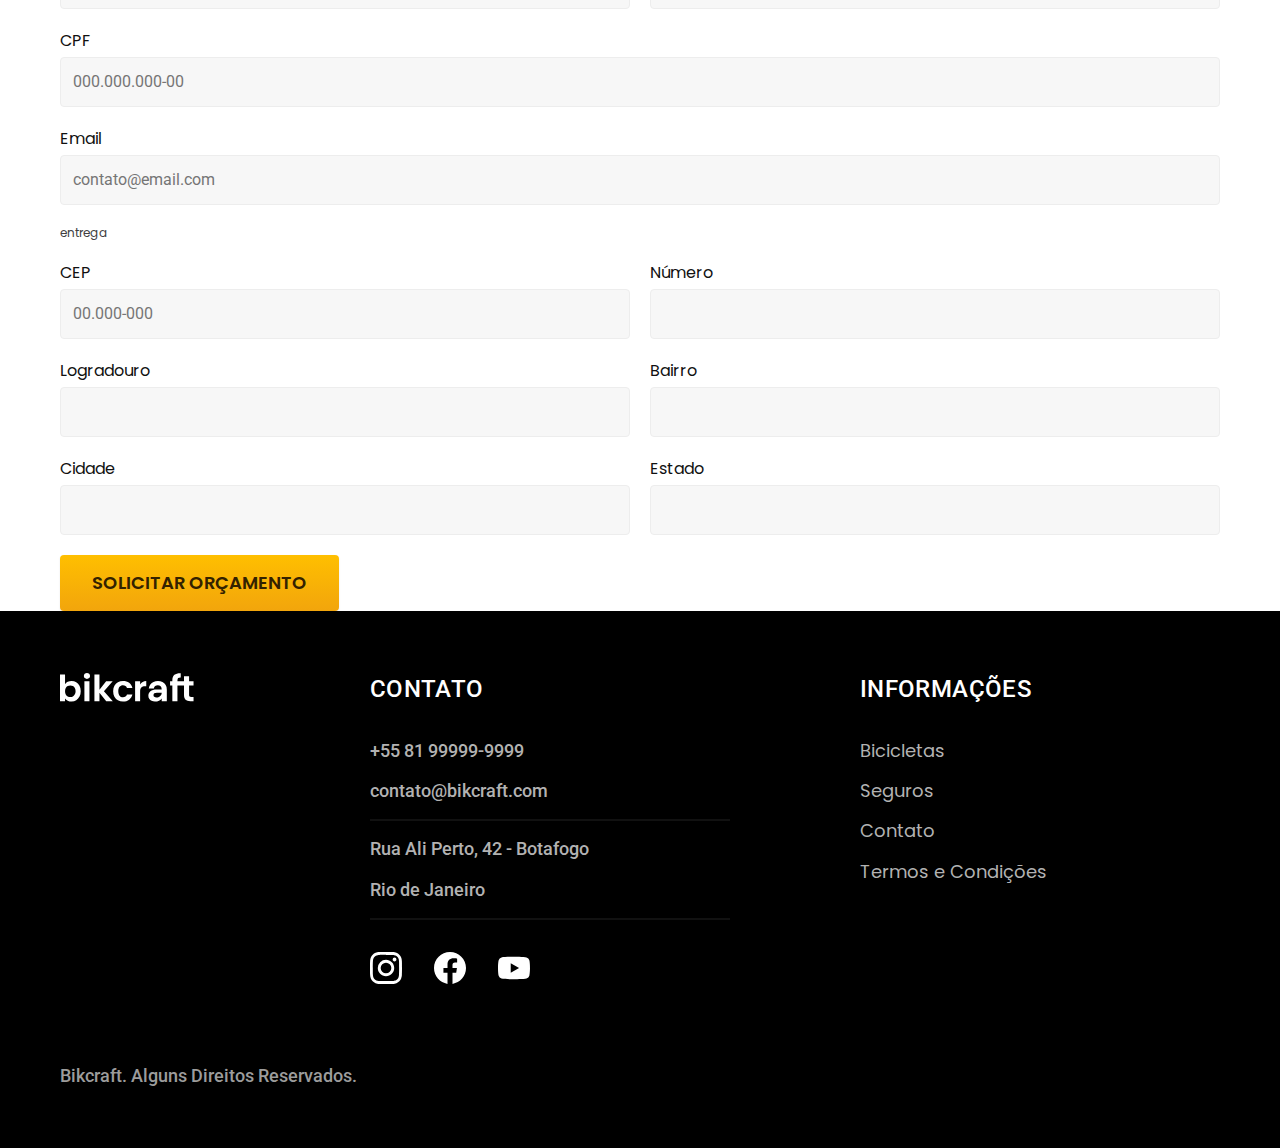
<file: orçamento.html>
<!DOCTYPE html>
<html lang="pt-br">

<head>
  <title>Orçamento | Bikcraft</title>
  <meta charset="UTF-8">
  <meta name="viewport" content="width=device-width, initial-scale=1.0">
  <meta name="description" content="Termos e condições.">

  <link rel="icon" href="./favicon.svg" type="svg+xml">

  <link rel="preload" href="./css/style.css" as="style">
  <link rel="stylesheet" href="./css/style.css">

  <link rel="preconnect" href="https://fonts.googleapis.com">
  <link rel="preconnect" href="https://fonts.gstatic.com" crossorigin>
  <link href="https://fonts.googleapis.com/css2?family=Merriweather:ital,wght@1,900&family=Poppins:wght@400;600&family=Roboto:wght@400;500&display=swap" rel="stylesheet">
  <script>documento.documentElement.classList.add('js');</script>
</head>


<body id="orçamento">
  <!-- Sempre usar as classes com o nome da seção -->
  <header class="header-bg">
    <!-- Tag externa com o background -->
    <div class="header container">
      <!-- Tag interna com o container do site -->
      <a href="./">
        <img src="./img/bikcraft.svg" alt="Bikcraft">
      </a>
      <nav aria-label="primaria">
        <ul class="header-menu font-1-m cor-0">
          <li><a href="./bicicletas.html">Bicicletas</a></li>
          <li><a href="./seguros.html">Seguros</a></li>
          <li><a href="./contato.html">Contato</a></li>
        </ul>
      </nav>
    </div>
  </header>

  <main>
    <div class="titulo-bg">
      <div class="titulo container">
        <p class="font-2-l-b cor-5">Cotações no seu email</p>
        <h1 class="font-1-xxl cor-0">solicite um orçamento<span class="cor-p1">.</span> </h1>
      </div>
    </div>

    <form class="orçamento container" action="./">
      <div class="orçamento-produto">
        <h2 class="font-1-xs cor-5">Bikcraft ou Seguro?</h2>

        <input type="radio" name="tipo" value="bikcraft" id="bikcraft">
        <label for="bikcraft">Bikcraft</label>

        <input type="radio" name="tipo" value="seguro" id="seguro">
        <label for="seguro">Seguro</label>

        <div class="orçamento-conteudo" id="orçamento-bikcraft">
          <h2 class="font-1-xs cor-5">Escolha a sua</h2>

          <input type="radio" name="produto" value="nimbus" id="nimbus">
          <label for="nimbus">Nimbus Stark <span>R$ 4999</span></label>
          <div class="orçamento-detalhes">
            <ul class="font-1-xs cor-8">
              <li><img src="./img/icones/eletrica.svg" alt="">Motor Elétrico</li>
              <li><img src="./img/icones/carbono.svg" alt="">Fibra de Carbono</li>
              <li><img src="./img/icones/velocidade.svg" alt="">50 km/h</li>
              <li><img src="./img/icones/rastreador.svg" alt="">Rastreador</li>
            </ul>
            <img src="./img/bicicletas/nimbus.jpg" alt="Bicicleta preta">
          </div>

          <input type="radio" name="produto" value="magic" id="magic">
          <label for="magic">Magic Might <span>R$ 2499</span></label>
          <div class="orçamento-detalhes">
            <ul class="font-1-xs cor-8">
              <li><img src="./img/icones/eletrica.svg" alt="">Motor Elétrico</li>
              <li><img src="./img/icones/carbono.svg" alt="">Fibra de Carbono</li>
              <li><img src="./img/icones/velocidade.svg" alt="">45 km/h</li>
              <li><img src="./img/icones/rastreador.svg" alt="">Rastreador</li>
            </ul>
            <img src="./img/bicicletas/magic.jpg" alt="Bicicleta preta">
          </div>


          <input type="radio" name="produto" value="nebula" id="nebula">
          <label for="nebula">Nebula Cosmic <span>R$ 3999</span></label>
          <div class="orçamento-detalhes">
            <ul class="font-1-xs cor-8">
              <li><img src="./img/icones/eletrica.svg" alt="">Motor Elétrico</li>
              <li><img src="./img/icones/carbono.svg" alt="">Fibra de Carbono</li>
              <li><img src="./img/icones/velocidade.svg" alt="">40 km/h</li>
              <li><img src="./img/icones/rastreador.svg" alt="">Rastreador</li>
            </ul>
            <img src="./img/bicicletas/nebula.jpg" alt="Bicicleta preta">
          </div>


        </div>

        <div class="orçamento-conteudo" id="orçamento-seguro">

          <h2 class="font-1-xs cor-5">Escolha o plano</h2>

          <input type="radio" name="produto" value="prata" id="prata">
          <label for="prata">Prata<span>R$ 199</span></label>

          <input type="radio" name="produto" value="ouro" id="ouro">
          <label for="ouro">Ouro<span>R$ 299</span></label>
        </div>

      </div>

      <div class="orçamento-dados form">
        <h2 class="font-1-xs cor-9 col-2">Dados pessoais</h2>
        <div>
          <label for="nome">Nome</label>
          <input type="text" id="nome" name="nome">
        </div>
        <div>
          <label for="sobrenome">Sobrenome</label>
          <input type="text" id="sobrenome" name="sobrenome">
        </div>
        <div class="col-2">
          <label for="cpf">CPF</label>
          <input type="text" id="cpf" name="cpf" placeholder="000.000.000-00">
        </div>
        <div class="col-2">
          <label for="email">Email</label>
          <input type="email" id="email" name="email" placeholder="contato@email.com">
        </div>
        <h2 class="font-1-xs cor-9 col-2">entrega</h2>

        <div>
          <label for="cep">CEP</label>
          <input type="text" id="cep" name="cep" placeholder="00.000-000">
        </div>
        <div>
          <label for="número">Número</label>
          <input type="text" id="número" name="número">
        </div>
        <div>
          <label for="logradouro">Logradouro</label>
          <input type="text" id="logradouro" name="logradouro">
        </div>
        <div>
          <label for="bairro">Bairro</label>
          <input type="text" id="bairro" name="bairro">
        </div>
        <div>
          <label for="cidade">Cidade</label>
          <input type="text" id="cidade" name="cidade">
        </div>
        <div>
          <label for="estado">Estado</label>
          <input type="text" id="estado" name="estado">
        </div>
        <button class="botao col-2">Solicitar orçamento</button>
      </div>
    </form>

  </main>

  <footer class="footer-bg">
    <div class="footer container">
      <img src="./img/bikcraft.svg" alt="">
      <div class="footer-contato">
        <h3 class="font-2-l-b cor-0">Contato</h3>
        <ul class="cor-5 font-2-m">
          <li><a href="tel:+5581999999999">+55 81 99999-9999</a></li>
          <li><a href="mailto:contato@bikcraft.com">contato@bikcraft.com</a></li>
          <li>Rua Ali Perto, 42 - Botafogo</li>
          <li>Rio de Janeiro</li>
        </ul>
        <div class="footer-redes">
          <a href="">
            <img src="./img/redes/instagram.svg" alt="Instagram">
          </a>
          <a href="">
            <img src="./img/redes/facebook.svg" alt="Facebook">
          </a>
          <a href="">
            <img src="./img/redes/youtube.svg" alt="YouTube">
          </a>
        </div>
      </div>
      <div class="footer-informacoes">
        <h3 class="font-2-l-b cor-0">Informações</h3>
        <nav>
          <ul class="font-1-m cor-5">
            <li><a href="./bicicletas.html">Bicicletas</a></li>
            <li><a href="./seguros.html">Seguros</a></li>
            <li><a href="./contato.html">Contato</a></li>
            <li><a href="./termos.html">Termos e Condições</a></li>
          </ul>
        </nav>
      </div>
      <p class="footer-copy font-2-m cor-6">Bikcraft. Alguns Direitos Reservados.</p>
    </div>
  </footer>
  <script src="./js/script.js"></script>
</body>

</html>
</file>
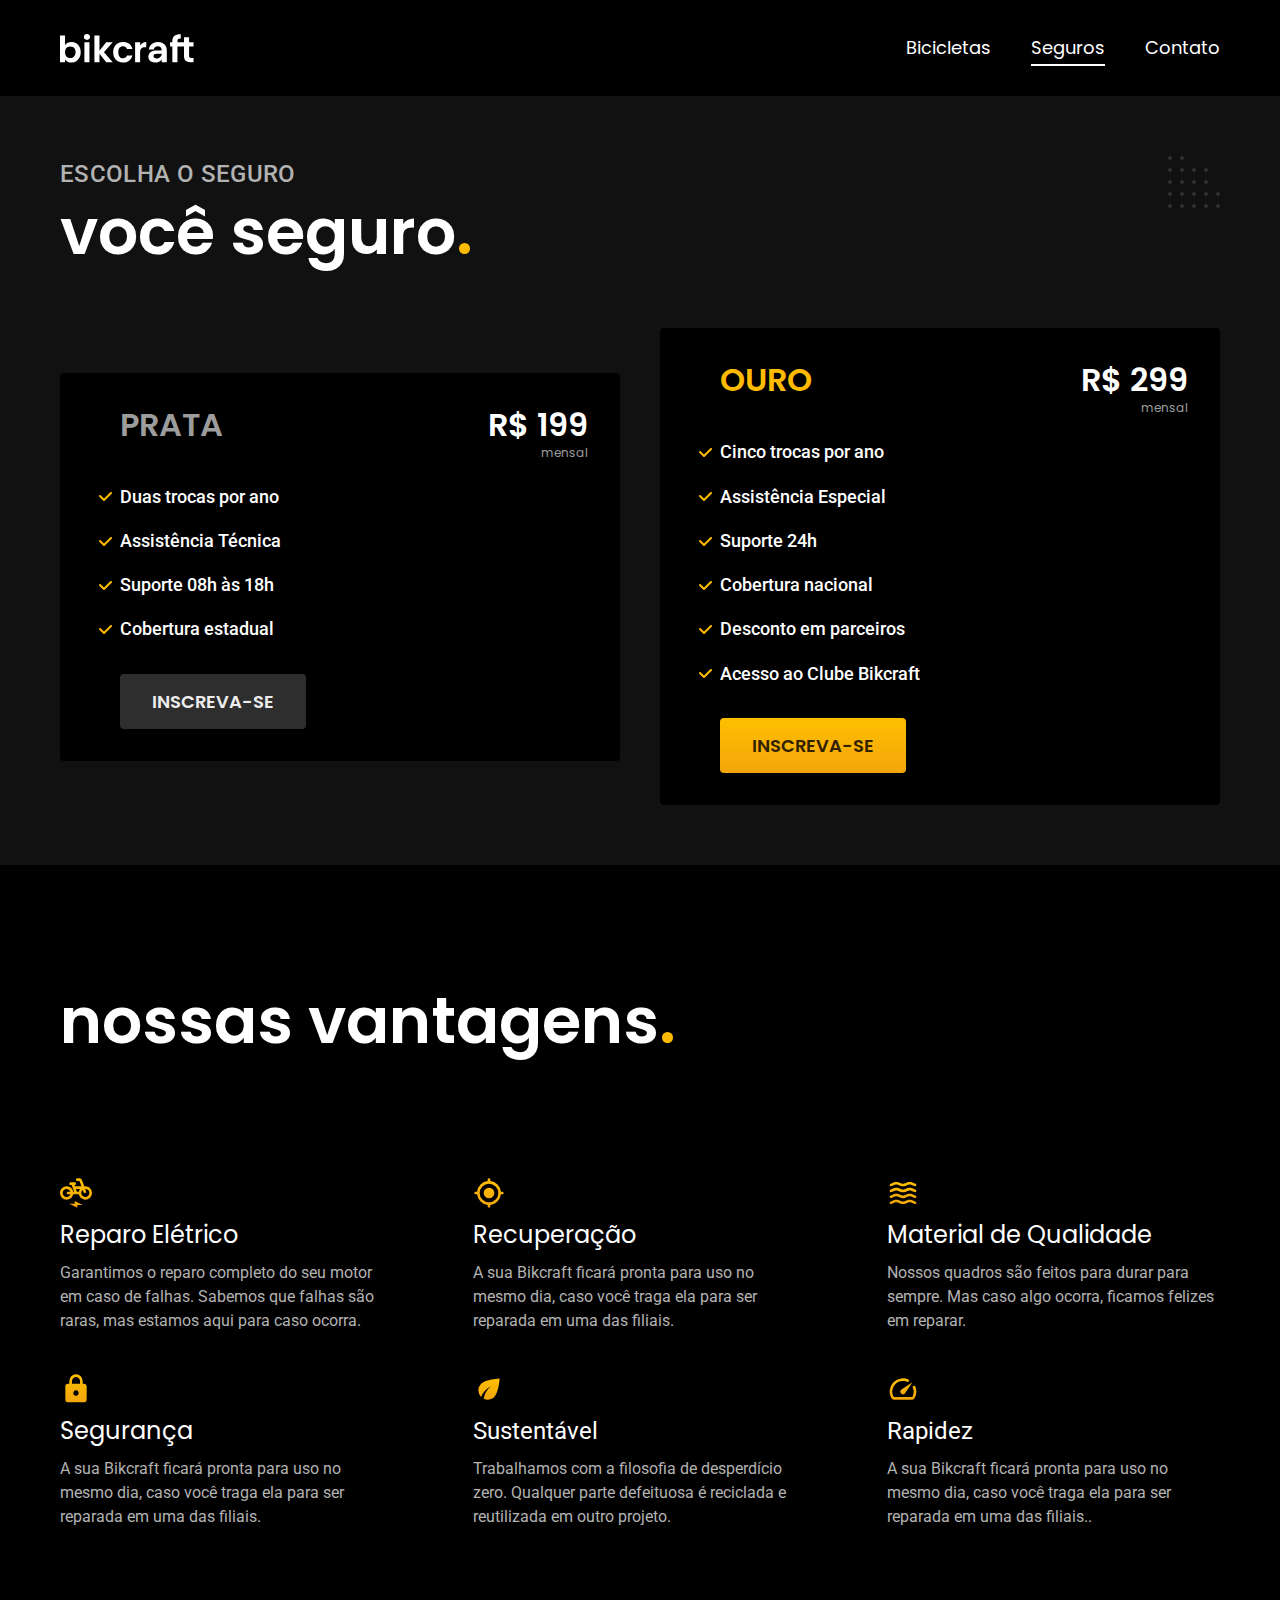
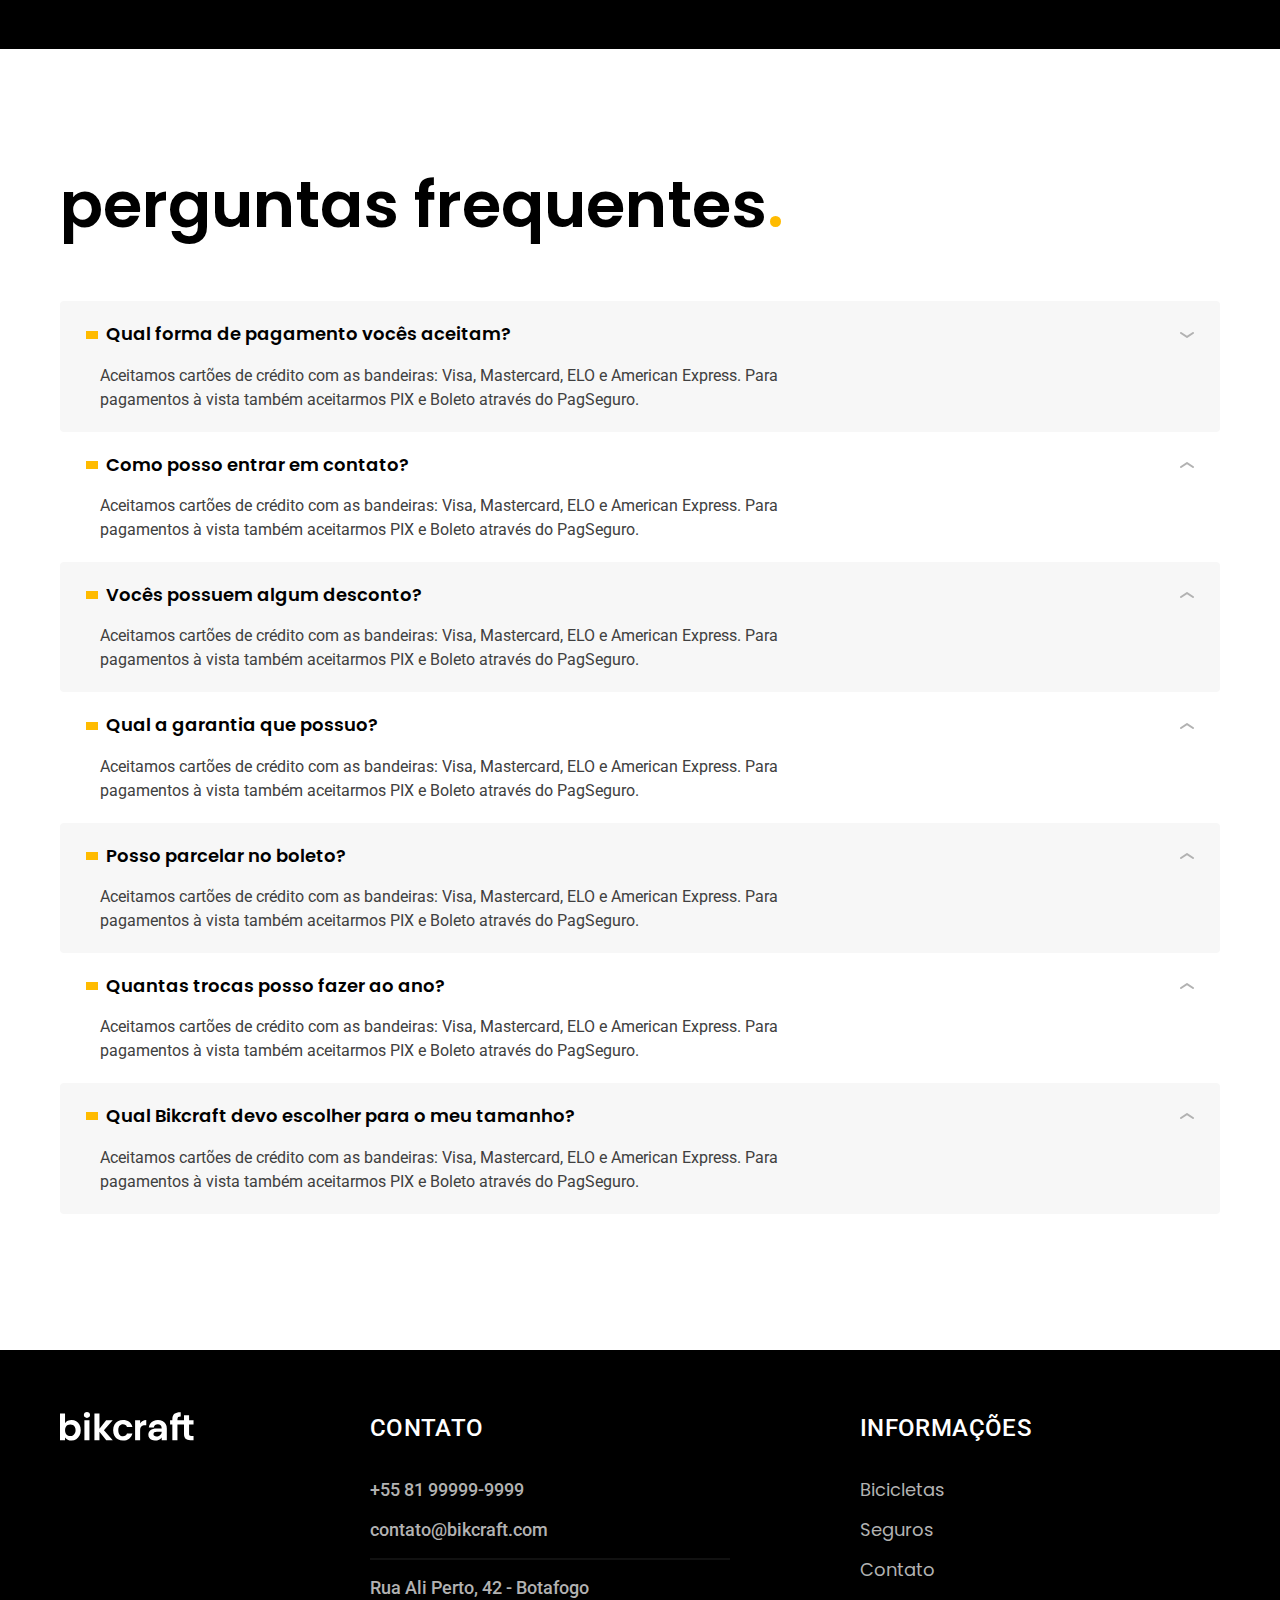
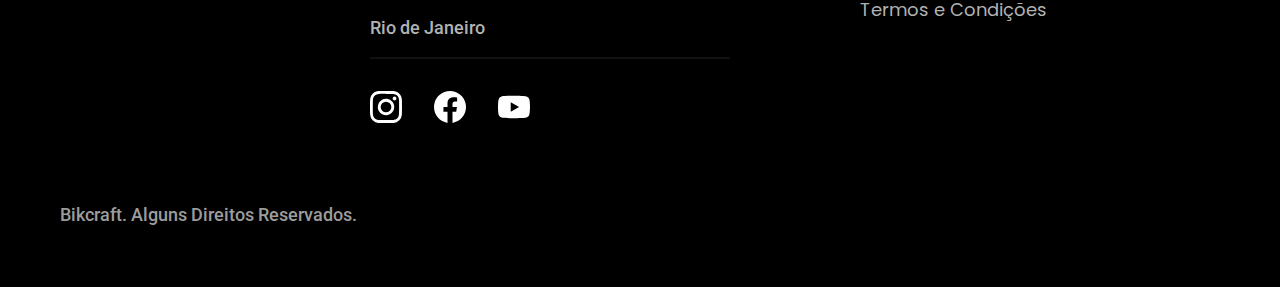
<file: seguros.html>
<!DOCTYPE html>
<html lang="pt-br">

<head>
  <title>Seguros | Bikcraft - Bicicletas Elétricas</title>
  <meta charset="UTF-8">
  <meta name="viewport" content="width=device-width, initial-scale=1.0">
  <meta name="description" content="Termos e condições.">


  <link rel="icon" href="./favicon.svg" type="svg+xml">

  <link rel="preload" href="./css/style.css" as="style">
  <link rel="stylesheet" href="./css/style.css">

  <link rel="preconnect" href="https://fonts.googleapis.com">
  <link rel="preconnect" href="https://fonts.gstatic.com" crossorigin>
  <link href="https://fonts.googleapis.com/css2?family=Merriweather:ital,wght@1,900&family=Poppins:wght@400;600&family=Roboto:wght@400;500&display=swap" rel="stylesheet">
  <script>documento.documentElement.classList.add('js');</script>
</head>


<body id="seguros">
  <!-- Sempre usar as classes com o nome da seção -->
  <header class="header-bg">
    <!-- Tag externa com o background -->
    <div class="header container">
      <!-- Tag interna com o container do site -->
      <a href="./">
        <img src="./img/bikcraft.svg" alt="Bikcraft">
      </a>
      <nav aria-label="primaria">
        <ul class="header-menu font-1-m cor-0">
          <li><a href="./bicicletas.html">Bicicletas</a></li>
          <li><a href="./seguros.html">Seguros</a></li>
          <li><a href="./contato.html">Contato</a></li>
        </ul>
      </nav>
    </div>
  </header>

  <main class="seguros-bg">
    <div class="titulo-bg">
      <div class="titulo container">
        <p class="font-2-l-b cor-5">Escolha o seguro</p>
        <h1 class="font-1-xxl cor-0">você seguro<span class="cor-p1">.</span> </h1>
      </div>
    </div>


    <div class="seguros container fadeInLeft" data-anime="200">
      <div class="seguros-item">
        <h3 class="font-1-xl cor-6">PRATA</h3>
        <span class="font-1-xl cor-0">R$ 199 <span class="font-1-xs cor-6">mensal</span></span>
        <ul class="font-2-m cor-0">
          <li>Duas trocas por ano</li>
          <li>Assistência Técnica</li>
          <li>Suporte 08h às 18h</li>
          <li>Cobertura estadual</li>
        </ul>
        <a class="botao secundario" href="./orcamento.html?tipo=seguro&produto=prata">Inscreva-se</a>
      </div>

      <div class="seguros-item fadeInRight" data-anime="400">
        <h3 class="font-1-xl cor-p1">OURO</h3>
        <span class="font-1-xl cor-0">R$ 299 <span class="font-1-xs cor-6">mensal</span></span>
        <ul class="font-2-m cor-0">
          <li>Cinco trocas por ano</li>
          <li>Assistência Especial</li>
          <li>Suporte 24h</li>
          <li>Cobertura nacional</li>
          <li>Desconto em parceiros</li>
          <li>Acesso ao Clube Bikcraft</li>
        </ul>
        <a class="botao" href="./orcamento.html?tipo=seguro&produto=ouro">Inscreva-se</a>
      </div>
    </div>


  </main>

  <article class="vantagens-bg">
    <div class="vantagens container">
      <h2 class="font-1-xxl cor-0"> nossas vantagens<span class="cor-p1">.</span></h2>
      <ul class="vantagens-lista">
        <li>
          <img src="./img/icones/eletrica.svg" alt="">
          <h3 class="cor-0 font-1-l ">Reparo Elétrico</h3>
          <p class="font-2-s cor-5">Garantimos o reparo completo do seu motor em caso de falhas. Sabemos que falhas são raras, mas estamos aqui para caso ocorra.</p>
        </li>
        <li>
          <img src="./img/icones/rastreador.svg" alt="">
          <h3 class="cor-0 font-1-l">Recuperação</h3>
          <p class="font-2-s cor-5">A sua Bikcraft ficará pronta para uso no mesmo dia, caso você traga ela para ser reparada em uma das filiais.</p>
        </li>
        <li>
          <img src="./img/icones/carbono.svg" alt="">
          <h3 class="cor-0 font-1-l">Material de Qualidade</h3>
          <p class="font-2-s cor-5">Nossos quadros são feitos para durar para sempre. Mas caso algo ocorra, ficamos felizes em reparar.</p>
        </li>
        <li>
          <img src="./img/icones/seguro.svg" alt="">
          <h3 class="cor-0 font-1-l">Segurança</h3>
          <p class="font-2-s cor-5">A sua Bikcraft ficará pronta para uso no mesmo dia, caso você traga ela para ser reparada em uma das filiais.</p>
        </li>
        <li>
          <img src="./img/icones/sustentavel.svg" alt="">
          <h3 class="cor-0 font-2-l">Sustentável</h3>
          <p class="font-2-s cor-5">Trabalhamos com a filosofia de desperdício zero. Qualquer parte defeituosa é reciclada e reutilizada em outro projeto.</p>
        </li>
        <li>
          <img src="./img/icones/velocidade.svg" alt="">
          <h3 class="cor-0 font-2-l">Rapidez</h3>
          <p class="font-2-s cor-5">A sua Bikcraft ficará pronta para uso no mesmo dia, caso você traga ela para ser reparada em uma das filiais..</p>
        </li>
      </ul>
    </div>
  </article>

  <article class="perguntas container">
    <h2 class="font-1-xxl cor-12"> perguntas frequentes<span class="cor-p1">.</span></h2>
    <dl>
      <div>
        <dt> <button class="font-1-m-b" aria-controls="pergunta1" aria-expanded="true"> Qual forma de pagamento vocês aceitam?</button></dt>
        <dd id="pergunta1" class="font-2-s cor-9 ativa">Aceitamos cartões de crédito com as bandeiras: Visa, Mastercard, ELO e American Express. Para pagamentos à vista também aceitarmos PIX e Boleto através do PagSeguro.</dd>
      </div>
      <div>
        <dt><button class="font-1-m-b" aria-controls="pergunta2" aria-expanded="false"> Como posso entrar em contato?</button></dt>
        <dd id="pergunta2" class="font-2-s cor-9">Aceitamos cartões de crédito com as bandeiras: Visa, Mastercard, ELO e American Express. Para pagamentos à vista também aceitarmos PIX e Boleto através do PagSeguro.</dd>
      </div>
      <div>
        <dt><button class="font-1-m-b" aria-controls="pergunta3" aria-expanded="false">Vocês possuem algum desconto?</button></dt>
        <dd id="pergunta3" class="font-2-s cor-9">Aceitamos cartões de crédito com as bandeiras: Visa, Mastercard, ELO e American Express. Para pagamentos à vista também aceitarmos PIX e Boleto através do PagSeguro.</dd>
      </div>
      <div>
        <dt><button class="font-1-m-b" aria-controls="pergunta4" aria-expanded="false">Qual a garantia que possuo?</button></dt>
        <dd id="pergunta4" class="font-2-s cor-9">Aceitamos cartões de crédito com as bandeiras: Visa, Mastercard, ELO e American Express. Para pagamentos à vista também aceitarmos PIX e Boleto através do PagSeguro.</dd>
      </div>
      <div>
        <dt><button class="font-1-m-b" aria-controls="pergunta5" aria-expanded="false">Posso parcelar no boleto?</button></dt>
        <dd id="pergunta5" class="font-2-s cor-9">Aceitamos cartões de crédito com as bandeiras: Visa, Mastercard, ELO e American Express. Para pagamentos à vista também aceitarmos PIX e Boleto através do PagSeguro.</dd>
      </div>
      <div>
        <dt><button class="font-1-m-b" aria-controls="pergunta6" aria-expanded="false">Quantas trocas posso fazer ao ano?</button></dt>
        <dd id="pergunta6" class="font-2-s cor-9">Aceitamos cartões de crédito com as bandeiras: Visa, Mastercard, ELO e American Express. Para pagamentos à vista também aceitarmos PIX e Boleto através do PagSeguro.</dd>
      </div>
      <div>
        <dt><button class="font-1-m-b" aria-controls="pergunta7" aria-expanded="false">Qual Bikcraft devo escolher para o meu tamanho?</button></dt>
        <dd id="pergunta7" class="font-2-s cor-9">Aceitamos cartões de crédito com as bandeiras: Visa, Mastercard, ELO e American Express. Para pagamentos à vista também aceitarmos PIX e Boleto através do PagSeguro.</dd>
      </div>
    </dl>
  </article>

  <footer class="footer-bg">
    <div class="footer container">
      <img src="./img/bikcraft.svg" alt="">
      <div class="footer-contato">
        <h3 class="font-2-l-b cor-0">Contato</h3>
        <ul class="cor-5 font-2-m">
          <li><a href="tel:+5581999999999">+55 81 99999-9999</a></li>
          <li><a href="mailto:contato@bikcraft.com">contato@bikcraft.com</a></li>
          <li>Rua Ali Perto, 42 - Botafogo</li>
          <li>Rio de Janeiro</li>
        </ul>
        <div class="footer-redes">
          <a href="">
            <img src="./img/redes/instagram.svg" alt="Instagram">
          </a>
          <a href="">
            <img src="./img/redes/facebook.svg" alt="Facebook">
          </a>
          <a href="">
            <img src="./img/redes/youtube.svg" alt="YouTube">
          </a>
        </div>
      </div>
      <div class="footer-informacoes">
        <h3 class="font-2-l-b cor-0">Informações</h3>
        <nav>
          <ul class="font-1-m cor-5">
            <li><a href="./bicicletas.html">Bicicletas</a></li>
            <li><a href="./seguros.html">Seguros</a></li>
            <li><a href="./contato.html">Contato</a></li>
            <li><a href="./termos.html">Termos e Condições</a></li>
          </ul>
        </nav>
      </div>
      <p class="footer-copy font-2-m cor-6">Bikcraft. Alguns Direitos Reservados.</p>
    </div>
  </footer>
  <script src="./js/plugins/simple-anime.js"></script>
  <script src="./js/script.js"></script>
</body>

</html>
</file>
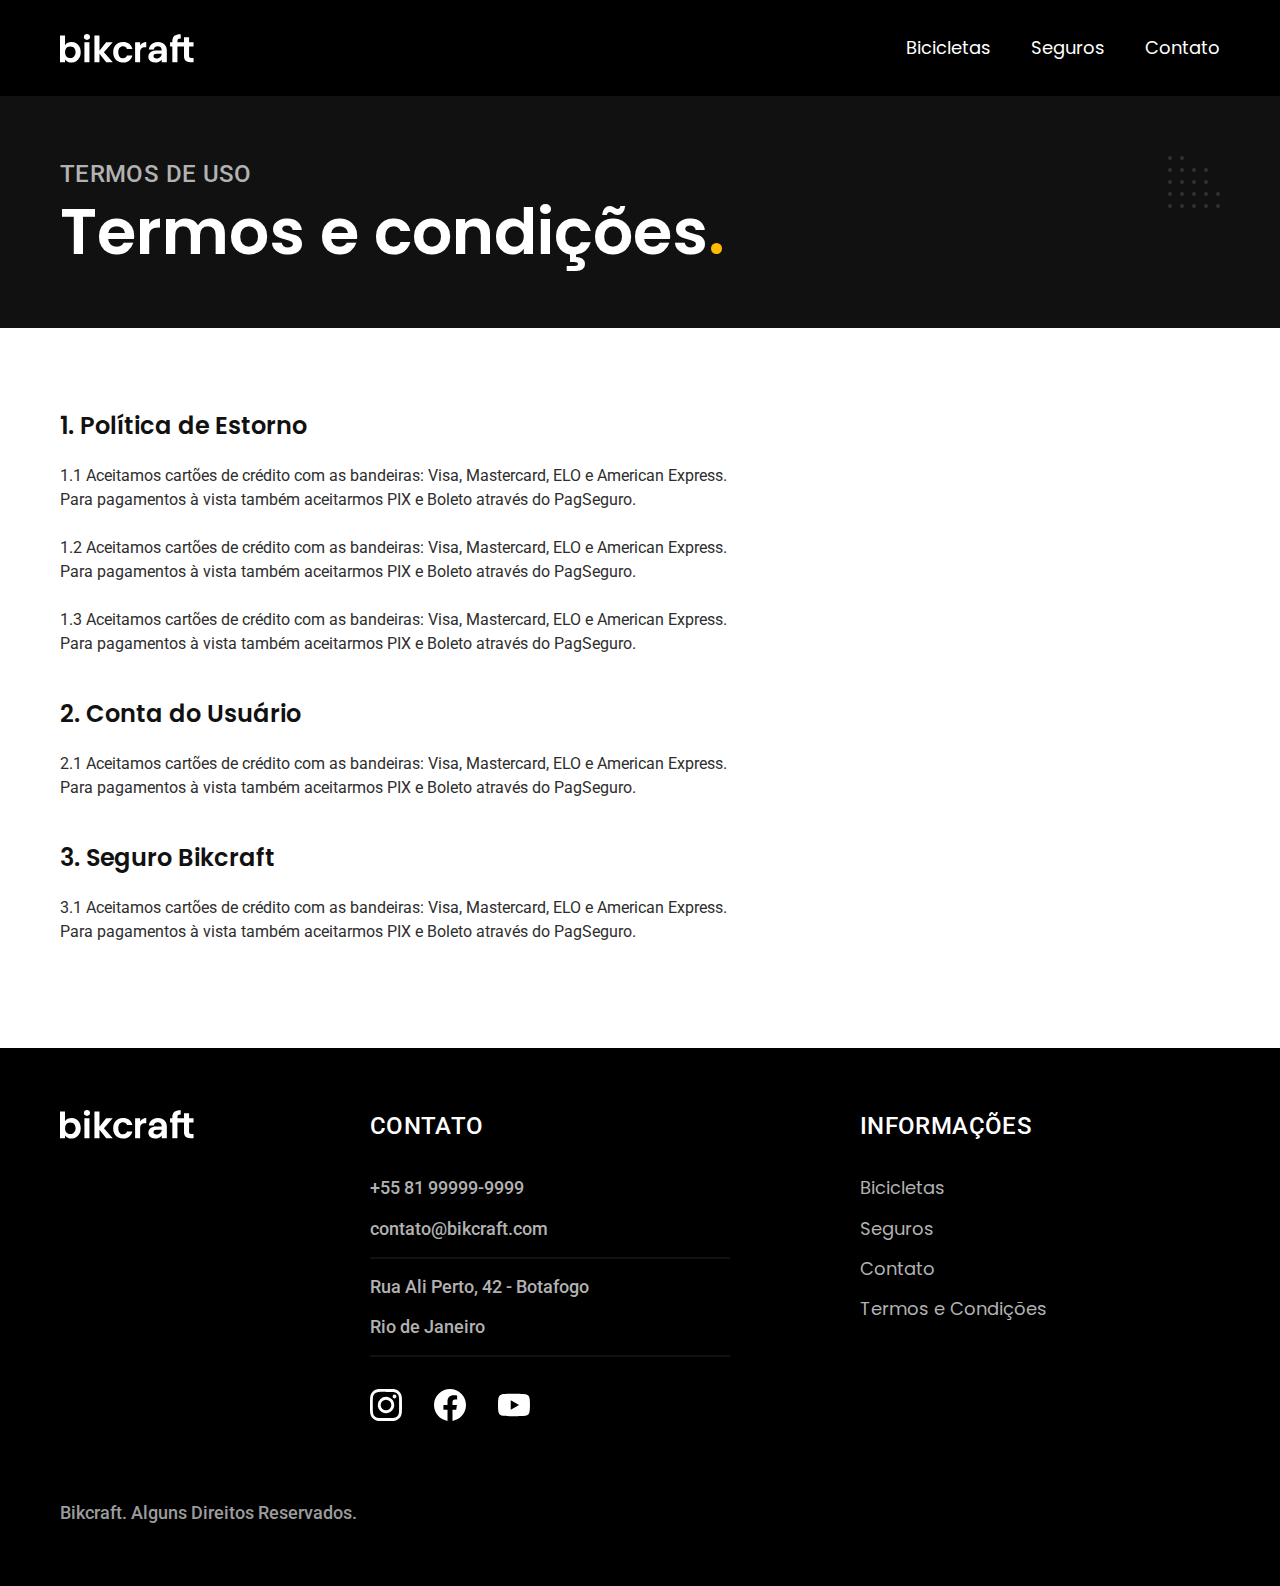
<file: termos.html>
<!DOCTYPE html>
<html lang="pt-br">

<head>
  <title>Termos e Condições | Bikcraft - Bicicletas Elétricas</title>
  <meta charset="UTF-8">
  <meta name="viewport" content="width=device-width, initial-scale=1.0">
  <meta name="description" content="Termos e condições.">


  <link rel="icon" href="./favicon.svg" type="svg+xml">

  <link rel="preload" href="./css/style.css" as="style">
  <link rel="stylesheet" href="./css/style.css">

  <link rel="preconnect" href="https://fonts.googleapis.com">
  <link rel="preconnect" href="https://fonts.gstatic.com" crossorigin>
  <link href="https://fonts.googleapis.com/css2?family=Merriweather:ital,wght@1,900&family=Poppins:wght@400;600&family=Roboto:wght@400;500&display=swap" rel="stylesheet">
  <script>documento.documentElement.classList.add('js');</script>
</head>


<body id="termos">
  <!-- Sempre usar as classes com o nome da seção -->
  <header class="header-bg">
    <!-- Tag externa com o background -->
    <div class="header container">
      <!-- Tag interna com o container do site -->
      <a href="./">
        <img src="./img/bikcraft.svg" alt="Bikcraft">
      </a>
      <nav aria-label="primaria">
        <ul class="header-menu font-1-m cor-0">
          <li><a href="./bicicletas.html">Bicicletas</a></li>
          <li><a href="./seguros.html">Seguros</a></li>
          <li><a href="./contato.html">Contato</a></li>
        </ul>
      </nav>
    </div>
  </header>

  <main>
    <div class="titulo-bg">
      <div class="titulo container">
        <p class="font-2-l-b cor-5">Termos de uso</p>
        <h1 class="font-1-xxl cor-0">Termos e condições<span class="cor-p1">.</span> </h1>
      </div>
    </div>

    <div class="termos container font-2-s cor-10">
      <h2 class="font-1-l cor-11">1. Política de Estorno</h2>
      <p>1.1 Aceitamos cartões de crédito com as bandeiras: Visa, Mastercard, ELO e American Express. Para pagamentos à vista também aceitarmos PIX e Boleto através do PagSeguro.</p>
      <p>1.2 Aceitamos cartões de crédito com as bandeiras: Visa, Mastercard, ELO e American Express. Para pagamentos à vista também aceitarmos PIX e Boleto através do PagSeguro.</p>
      <p>1.3 Aceitamos cartões de crédito com as bandeiras: Visa, Mastercard, ELO e American Express. Para pagamentos à vista também aceitarmos PIX e Boleto através do PagSeguro.</p>
      <h2 class="font-1-l cor-11">2. Conta do Usuário</h2>
      <p>2.1 Aceitamos cartões de crédito com as bandeiras: Visa, Mastercard, ELO e American Express. Para pagamentos à vista também aceitarmos PIX e Boleto através do PagSeguro.</p>
      <h2 class="font-1-l cor-11">3. Seguro Bikcraft</h2>
      <p>3.1 Aceitamos cartões de crédito com as bandeiras: Visa, Mastercard, ELO e American Express. Para pagamentos à vista também aceitarmos PIX e Boleto através do PagSeguro.</p>
    </div>
  </main>

  <footer class="footer-bg">
    <div class="footer container">
      <img src="./img/bikcraft.svg" alt="">
      <div class="footer-contato">
        <h3 class="font-2-l-b cor-0">Contato</h3>
        <ul class="cor-5 font-2-m">
          <li><a href="tel:+5581999999999">+55 81 99999-9999</a></li>
          <li><a href="mailto:contato@bikcraft.com">contato@bikcraft.com</a></li>
          <li>Rua Ali Perto, 42 - Botafogo</li>
          <li>Rio de Janeiro</li>
        </ul>
        <div class="footer-redes">
          <a href="">
            <img src="./img/redes/instagram.svg" alt="Instagram">
          </a>
          <a href="">
            <img src="./img/redes/facebook.svg" alt="Facebook">
          </a>
          <a href="">
            <img src="./img/redes/youtube.svg" alt="YouTube">
          </a>
        </div>
      </div>
      <div class="footer-informacoes">
        <h3 class="font-2-l-b cor-0">Informações</h3>
        <nav>
          <ul class="font-1-m cor-5">
            <li><a href="./bicicletas.html">Bicicletas</a></li>
            <li><a href="./seguros.html">Seguros</a></li>
            <li><a href="./contato.html">Contato</a></li>
            <li><a href="./termos.html">Termos e Condições</a></li>
          </ul>
        </nav>
      </div>
      <p class="footer-copy font-2-m cor-6">Bikcraft. Alguns Direitos Reservados.</p>
    </div>
  </footer>
  <script src="./js/script.js"></script>
</body>

</html>
</file>
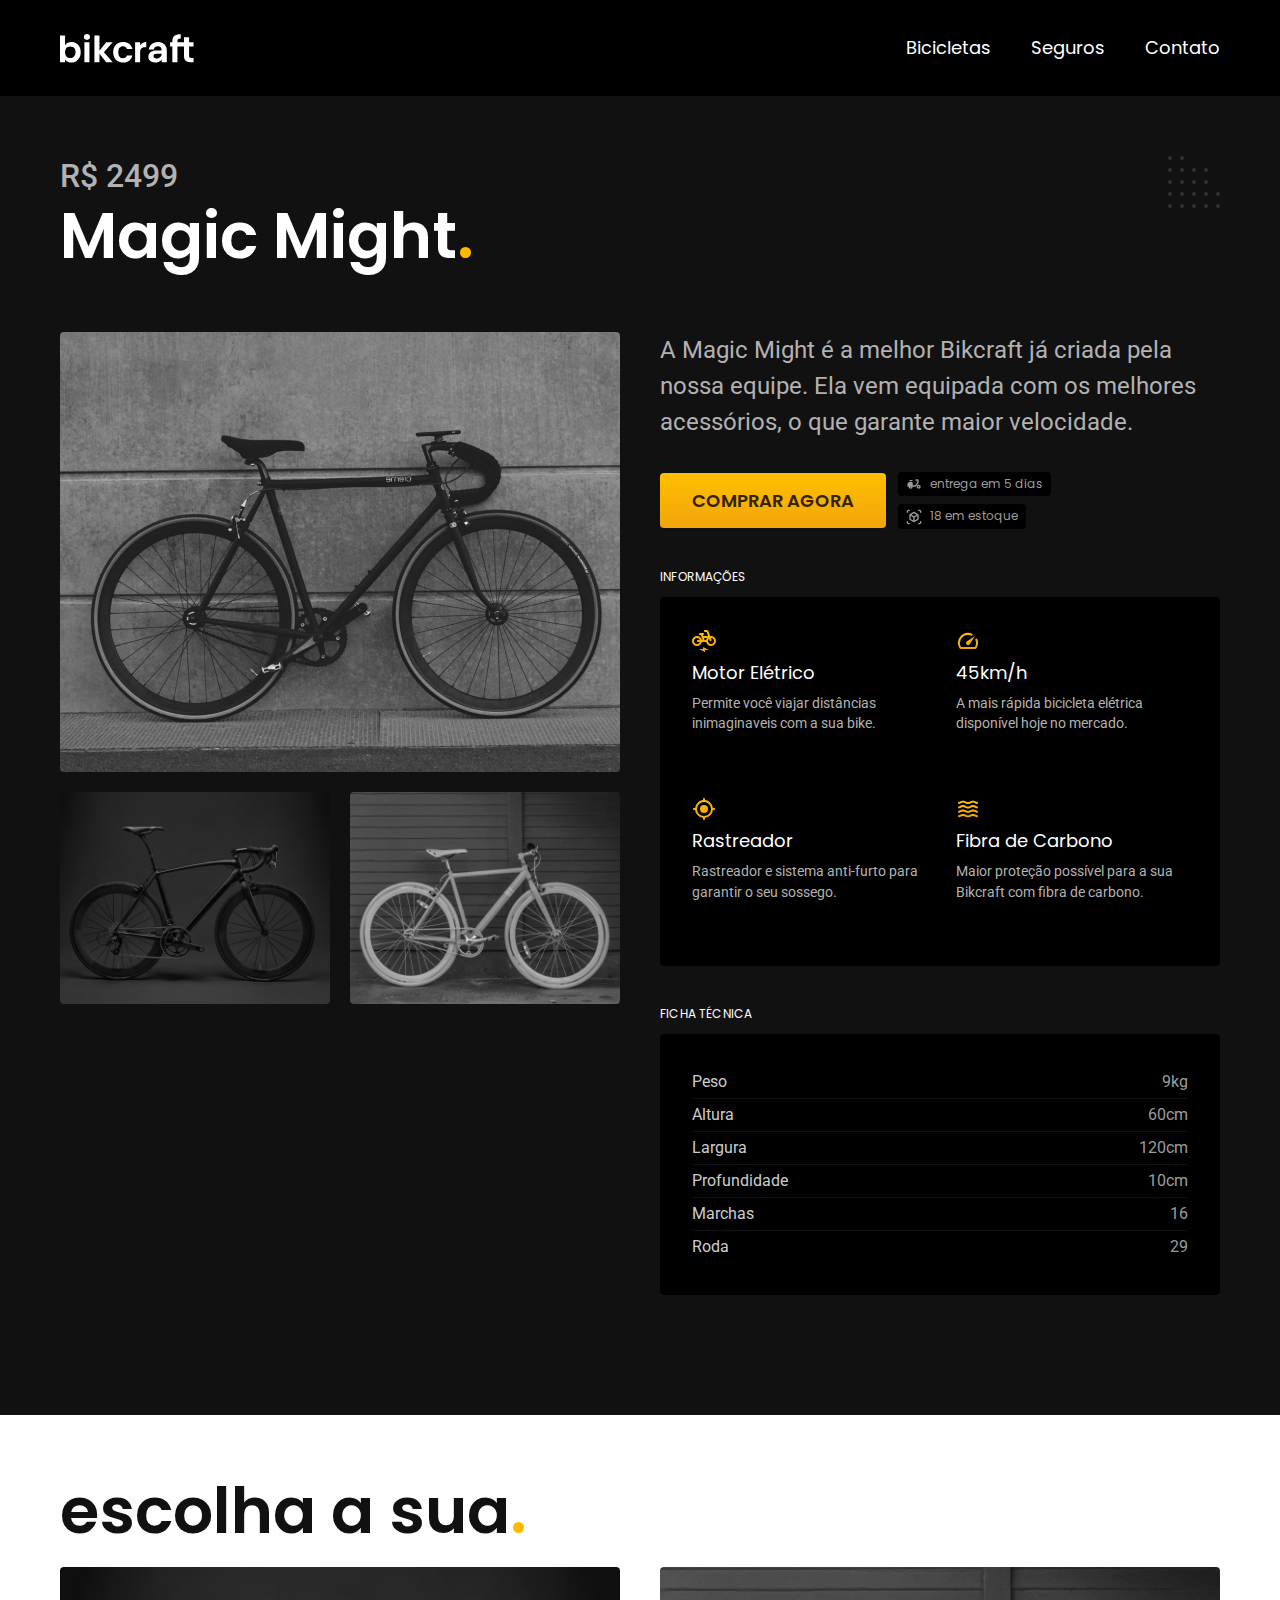
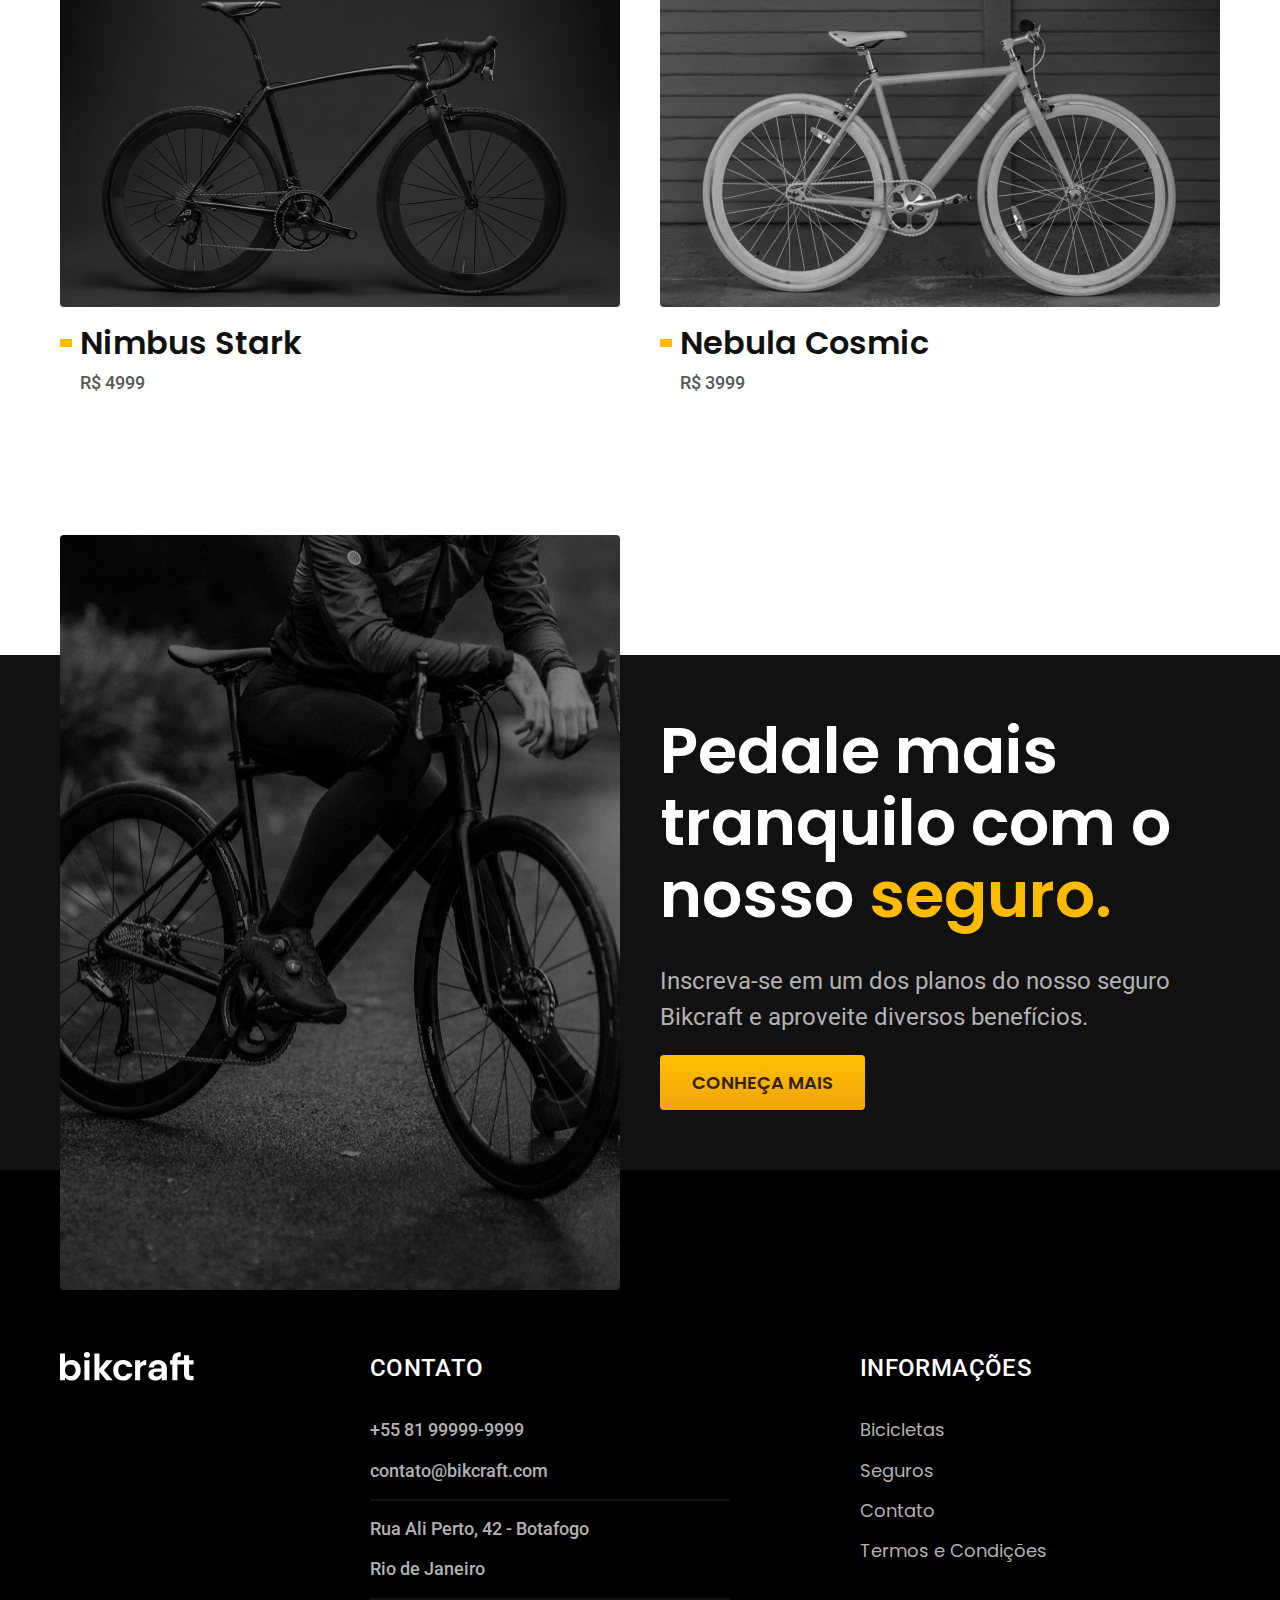
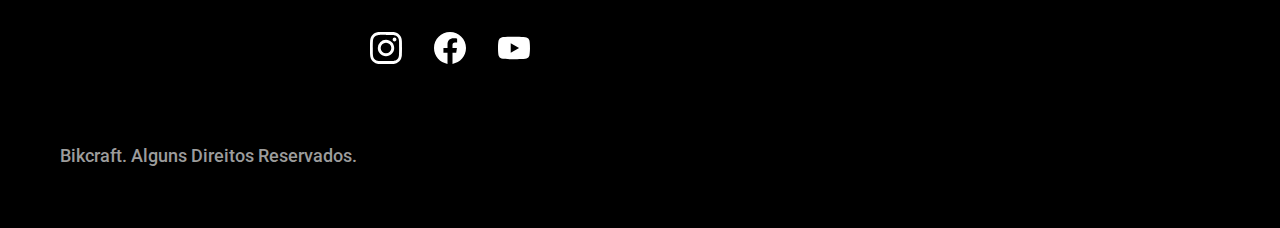
<file: bicicletas/magic.html>
<!DOCTYPE html>
<html lang="pt-br">

<head>
  <title>Magic | Bikcraft</title>
  <meta charset="UTF-8">
  <meta name="viewport" content="width=device-width, initial-scale=1.0">
  <meta name="description" content="Termos e condições.">

  <link rel="icon" href="../favicon.svg" type="svg+xml">
  <link rel="stylesheet" href="../css/style.css">

  <link rel="preconnect" href="https://fonts.googleapis.com">
  <link rel="preconnect" href="https://fonts.gstatic.com" crossorigin>
  <link href="https://fonts.googleapis.com/css2?family=Merriweather:ital,wght@1,900&family=Poppins:wght@400;600&family=Roboto:wght@400;500&display=swap" rel="stylesheet">
  <script>documento.documentElement.classList.add('js');</script>
</head>


<body id="bicicleta">
  <!-- Sempre usar as classes com o nome da seção -->
  <header class="header-bg">
    <!-- Tag externa com o background -->
    <div class="header container">
      <!-- Tag interna com o container do site -->
      <a href="../index.html">
        <img src="../img/bikcraft.svg" alt="Bikcraft">
      </a>
      <nav aria-label="primaria">
        <ul class="header-menu font-1-m cor-0">
          <li><a href="../bicicletas.html">Bicicletas</a></li>
          <li><a href="../seguros.html">Seguros</a></li>
          <li><a href="../contato.html">Contato</a></li>
        </ul>
      </nav>
    </div>
  </header>

  <main class="titulo-bg">
    <div>
      <div class="titulo container">
        <p class="font-2-xl cor-5">R$ 2499</p>
        <h1 class="font-1-xxl cor-0">Magic Might<span class="cor-p1">.</span> </h1>
      </div>

      <div class="bicicleta container">
        <div class="bicicleta-imagens">
          <img src="../img/bicicleta/nimbus2.jpg" alt="">
          <img src="../img/bicicleta/nimbus1.jpg" alt="">
          <img src="../img/bicicleta/nimbus3.jpg" alt="">
        </div>
        <div class="bicicleta-conteudo">
          <p class="font-2-l cor-5">A Magic Might é a melhor Bikcraft já criada pela nossa equipe. Ela vem equipada com os melhores acessórios, o que garante maior velocidade.</p>
          <div class="bicicleta-comprar">
            <a class="botao" href="../orcamento.html?tipo=bikcraft&produto=magic">Comprar agora</a>
            <span class="font-1-xs cor-6"> <img src="../img/icones/entrega.svg" alt=""> entrega em 5 dias</span>
            <span class="font-1-xs cor-6"> <img src="../img/icones/estoque.svg" alt=""> 18 em estoque</span>
          </div>

          <h2 class="font-1-xs cor-0">Informações</h2>
          <ul class="bicicleta-informaçoes">
            <li> <img src="../img/icones/eletrica.svg" alt="">
              <h3 class="font-1-m cor-0">Motor Elétrico</h3>
              <p class="font-2-xs cor-5">Permite você viajar distâncias inimaginaveis com a sua bike.</p>
            </li>
            <li> <img src="../img/icones/velocidade.svg" alt="">
              <h3 class="font-1-m cor-0">45km/h</h3>
              <p class="font-2-xs cor-5">A mais rápida bicicleta elétrica disponível hoje no mercado.</p>
            </li>
            <li> <img src="../img/icones/rastreador.svg" alt="">
              <h3 class="font-1-m cor-0">Rastreador</h3>
              <p class="font-2-xs cor-5">Rastreador e sistema anti-furto para garantir o seu sossego.</p>
            </li>
            <li> <img src="../img/icones/carbono.svg" alt="">
              <h3 class="font-1-m cor-0">Fibra de Carbono</h3>
              <p class="font-2-xs cor-5">Maior proteção possível para a sua Bikcraft com fibra de carbono.</p>
            </li>
          </ul>
          <h2 class="font-1-xs cor-0">Ficha Técnica</h2>
          <ul class="bicicleta-ficha font-2-s cor-4">
            <li>Peso <span>9kg</span></li>
            <li>Altura <span>60cm</span></li>
            <li>Largura <span>120cm</span></li>
            <li>Profundidade <span>10cm</span></li>
            <li>Marchas <span>16</span></li>
            <li>Roda <span>29</span></li>
          </ul>
        </div>
      </div>
    </div>


  </main>

  <article class="bicicletas-lista container">
    <h2 class="font-1-xxl">escolha a sua<span class="cor-p1">.</span></h2>
    <ul>
      <li>
        <a href="./nimbus.html">
          <img src="../img/bicicletas/nimbus.jpg" alt="Bicicleta preta">
          <h3 class="font-1-xl">Nimbus Stark</h3>
          <span class="font-2-m cor-8">R$ 4999</span>
        </a>
      </li>
      <li>
        <a href="./nebula.html">
          <img src="../img/bicicletas/nebula.jpg" alt="Bicicleta preta">
          <h3 class="font-1-xl">Nebula Cosmic</h3>
          <span class="font-2-m cor-8">R$ 3999</span>
        </a>
      </li>
    </ul>
  </article>

  <article class="seguro-bg">
    <div class="seguro container">
      <div class="seguro-imagem">
        <img src="../img/fotos/seguros.jpg" alt="Pessoa parada em cima de uma bicicleta">
      </div>
      <div class="seguro-conteudo">
        <h2 class="font-1-xxl cor-0">Pedale mais tranquilo com o nosso <span class="cor-p1">seguro.</span> </h2>
        <p class="font-2-l cor-5">Inscreva-se em um dos planos do nosso seguro Bikcraft e aproveite diversos benefícios.</p>
        <a class="botao" href="../seguros.html">Conheça Mais</a>
      </div>
    </div>
  </article>

  <footer class="footer-bg">
    <div class="footer container">
      <img src="../img/bikcraft.svg" alt="">
      <div class="footer-contato">
        <h3 class="font-2-l-b cor-0">Contato</h3>
        <ul class="cor-5 font-2-m">
          <li><a href="tel:+5581999999999">+55 81 99999-9999</a></li>
          <li><a href="mailto:contato@bikcraft.com">contato@bikcraft.com</a></li>
          <li>Rua Ali Perto, 42 - Botafogo</li>
          <li>Rio de Janeiro</li>
        </ul>
        <div class="footer-redes">
          <a href="https://www.instagram.com" target="_blank">
            <img src="../img/redes/instagram.svg" alt="Instagram">
          </a>
          <a href="https://www.facebook.com" target="_blank">
            <img src="../img/redes/facebook.svg" alt="Facebook">
          </a>
          <a href="https://www.youtube.com" target="_blank">
            <img src="../img/redes/youtube.svg" alt="YouTube">
          </a>
        </div>
      </div>
      <div class="footer-informacoes">
        <h3 class="font-2-l-b cor-0">Informações</h3>
        <nav>
          <ul class="font-1-m cor-5">
            <li><a href="../bicicletas.html">Bicicletas</a></li>
            <li><a href="../seguros.html">Seguros</a></li>
            <li><a href="../contato.html">Contato</a></li>
            <li><a href="../termos.html">Termos e Condições</a></li>
          </ul>
        </nav>
      </div>
      <p class="footer-copy font-2-m cor-6">Bikcraft. Alguns Direitos Reservados.</p>
    </div>
  </footer>
  <script src="../js/script.js"></script>
</body>

</html>
</file>
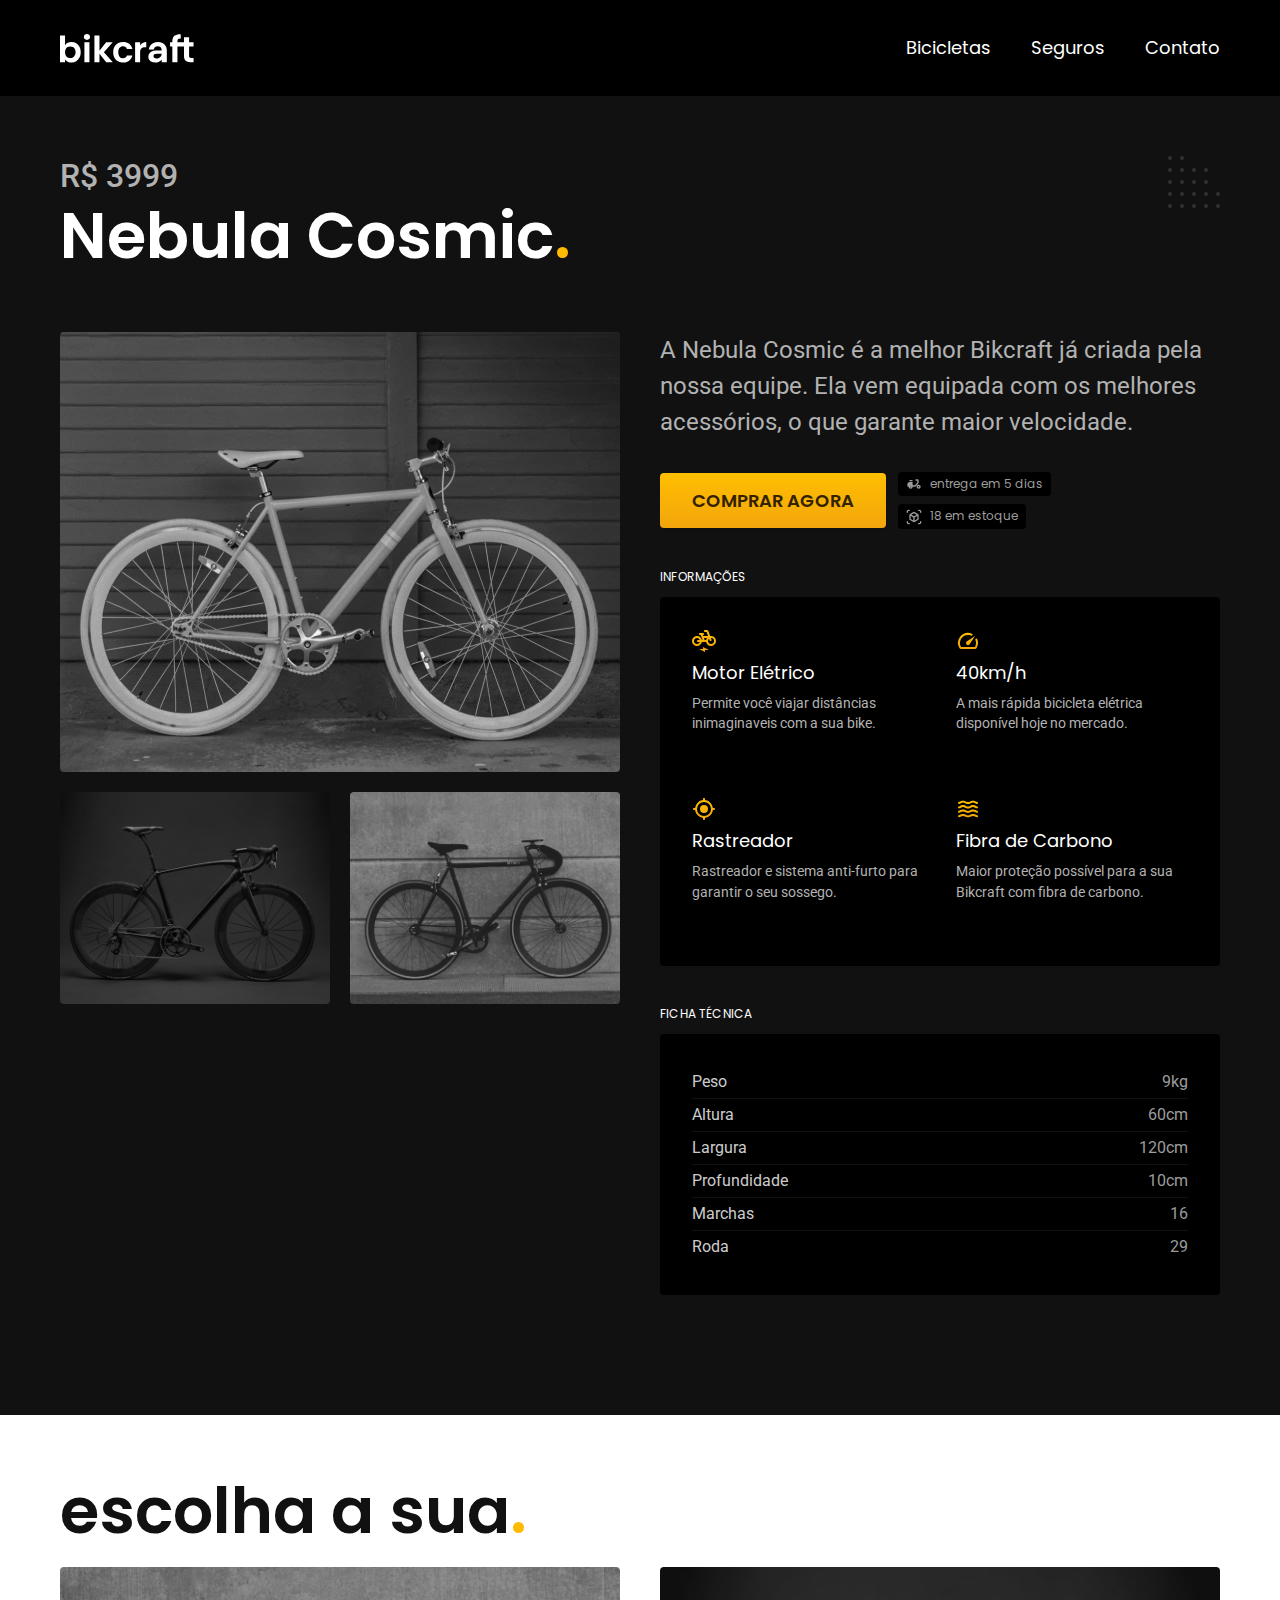
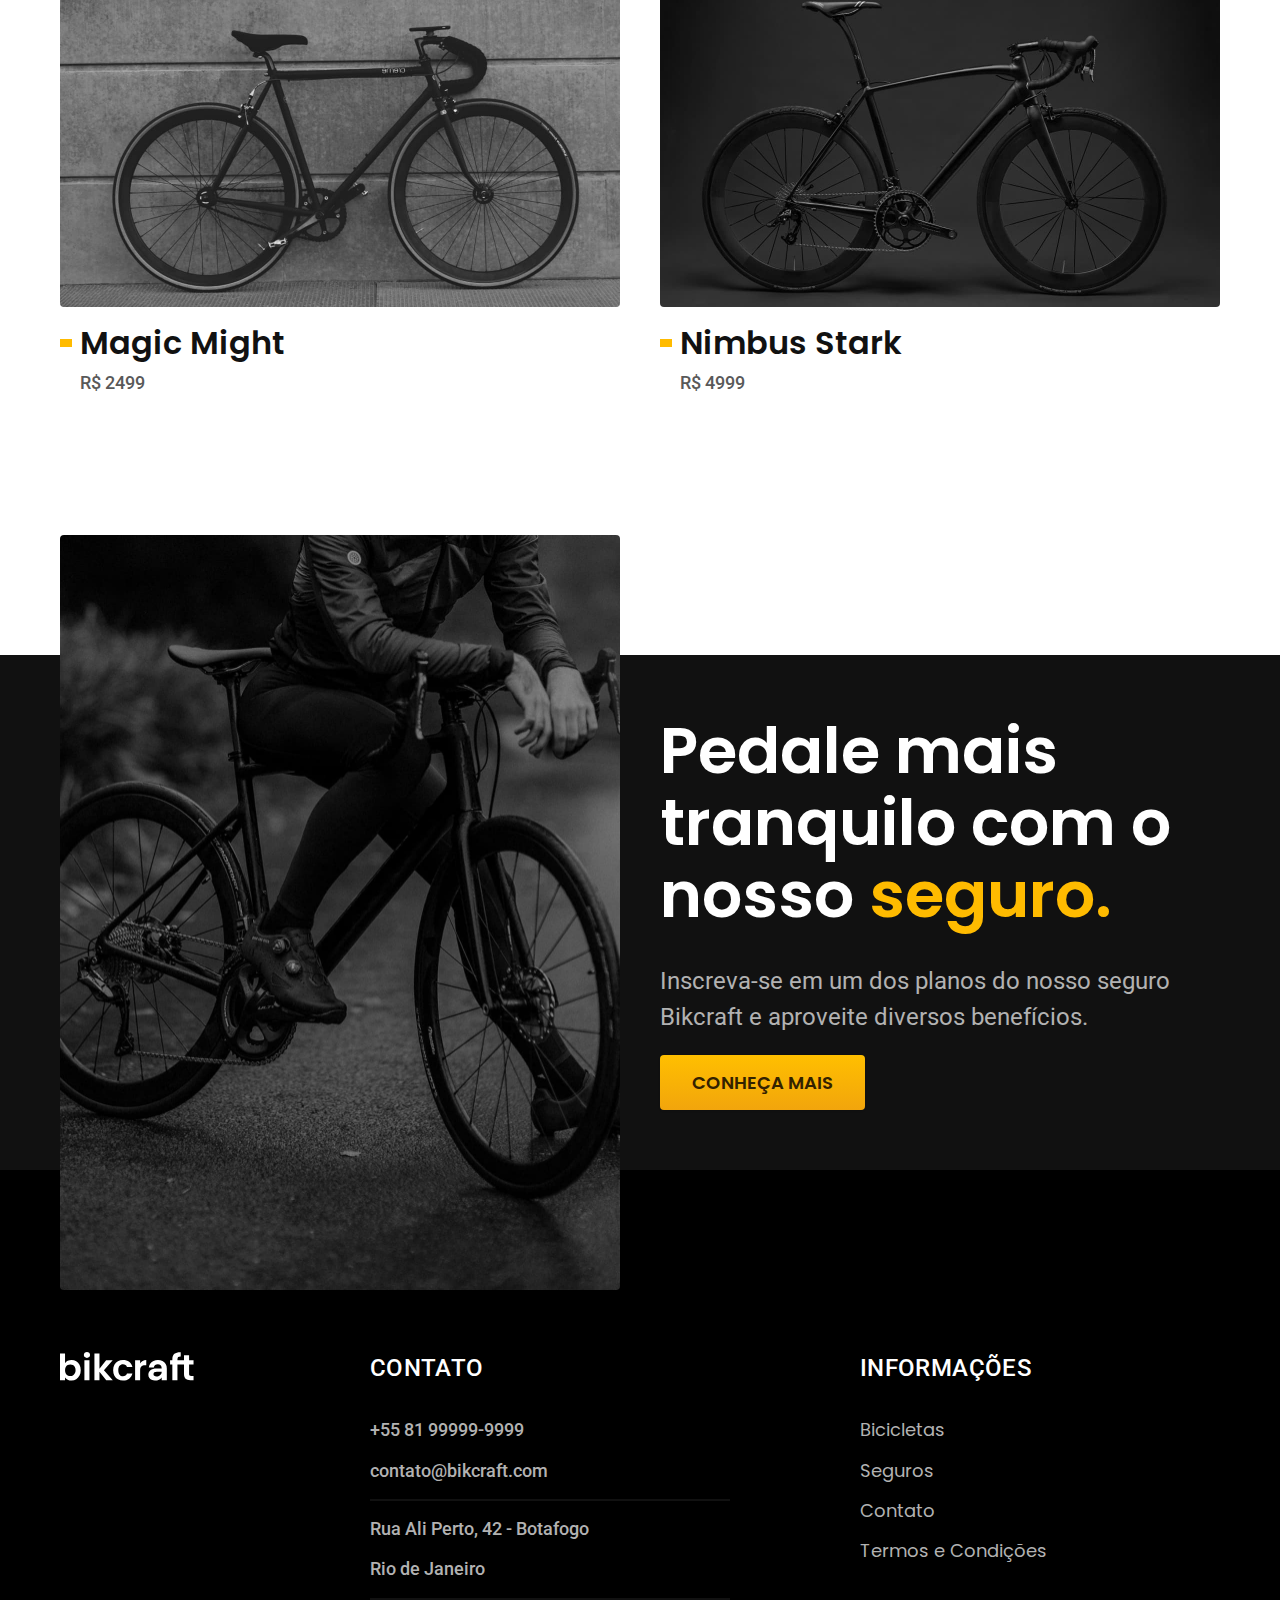
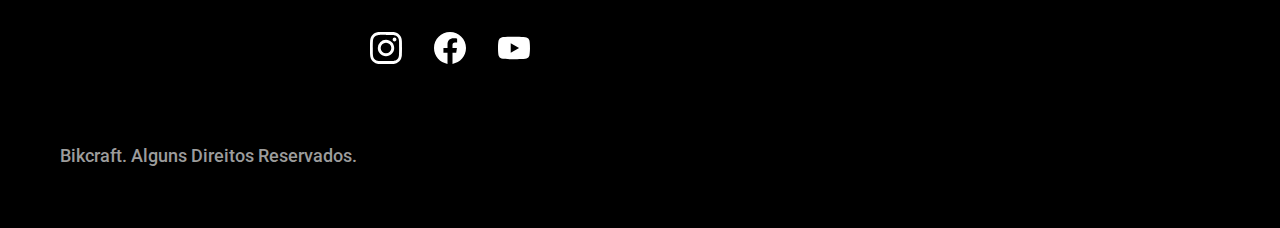
<file: bicicletas/nebula.html>
<!DOCTYPE html>
<html lang="pt-br">

<head>
  <title>Nebula | Bikcraft</title>
  <meta charset="UTF-8">
  <meta name="viewport" content="width=device-width, initial-scale=1.0">
  <meta name="description" content="Termos e condições.">

  <link rel="icon" href="../favicon.svg" type="svg+xml">
  <link rel="stylesheet" href="../css/style.css">

  <link rel="preconnect" href="https://fonts.googleapis.com">
  <link rel="preconnect" href="https://fonts.gstatic.com" crossorigin>
  <link href="https://fonts.googleapis.com/css2?family=Merriweather:ital,wght@1,900&family=Poppins:wght@400;600&family=Roboto:wght@400;500&display=swap" rel="stylesheet">
  <script>documento.documentElement.classList.add('js');</script>
</head>


<body id="bicicleta">
  <!-- Sempre usar as classes com o nome da seção -->
  <header class="header-bg">
    <!-- Tag externa com o background -->
    <div class="header container">
      <!-- Tag interna com o container do site -->
      <a href="../index.html">
        <img src="../img/bikcraft.svg" alt="Bikcraft">
      </a>
      <nav aria-label="primaria">
        <ul class="header-menu font-1-m cor-0">
          <li><a href="../bicicletas.html">Bicicletas</a></li>
          <li><a href="../seguros.html">Seguros</a></li>
          <li><a href="../contato.html">Contato</a></li>
        </ul>
      </nav>
    </div>
  </header>

  <main class="titulo-bg">
    <div>
      <div class="titulo container">
        <p class="font-2-xl cor-5">R$ 3999</p>
        <h1 class="font-1-xxl cor-0">Nebula Cosmic<span class="cor-p1">.</span> </h1>
      </div>

      <div class="bicicleta container">
        <div class="bicicleta-imagens">
          <img src="../img/bicicleta/nimbus3.jpg" alt="">
          <img src="../img/bicicleta/nimbus1.jpg" alt="">
          <img src="../img/bicicleta/nimbus2.jpg" alt="">
        </div>
        <div class="bicicleta-conteudo">
          <p class="font-2-l cor-5">A Nebula Cosmic é a melhor Bikcraft já criada pela nossa equipe. Ela vem equipada com os melhores acessórios, o que garante maior velocidade.</p>
          <div class="bicicleta-comprar">
            <a class="botao" href="../orcamento.html?tipo=bikcraft&produto=nebula">Comprar agora</a>
            <span class="font-1-xs cor-6"> <img src="../img/icones/entrega.svg" alt=""> entrega em 5 dias</span>
            <span class="font-1-xs cor-6"> <img src="../img/icones/estoque.svg" alt=""> 18 em estoque</span>
          </div>

          <h2 class="font-1-xs cor-0">Informações</h2>
          <ul class="bicicleta-informaçoes">
            <li> <img src="../img/icones/eletrica.svg" alt="">
              <h3 class="font-1-m cor-0">Motor Elétrico</h3>
              <p class="font-2-xs cor-5">Permite você viajar distâncias inimaginaveis com a sua bike.</p>
            </li>
            <li> <img src="../img/icones/velocidade.svg" alt="">
              <h3 class="font-1-m cor-0">40km/h</h3>
              <p class="font-2-xs cor-5">A mais rápida bicicleta elétrica disponível hoje no mercado.</p>
            </li>
            <li> <img src="../img/icones/rastreador.svg" alt="">
              <h3 class="font-1-m cor-0">Rastreador</h3>
              <p class="font-2-xs cor-5">Rastreador e sistema anti-furto para garantir o seu sossego.</p>
            </li>
            <li> <img src="../img/icones/carbono.svg" alt="">
              <h3 class="font-1-m cor-0">Fibra de Carbono</h3>
              <p class="font-2-xs cor-5">Maior proteção possível para a sua Bikcraft com fibra de carbono.</p>
            </li>
          </ul>
          <h2 class="font-1-xs cor-0">Ficha Técnica</h2>
          <ul class="bicicleta-ficha font-2-s cor-4">
            <li>Peso <span>9kg</span></li>
            <li>Altura <span>60cm</span></li>
            <li>Largura <span>120cm</span></li>
            <li>Profundidade <span>10cm</span></li>
            <li>Marchas <span>16</span></li>
            <li>Roda <span>29</span></li>
          </ul>
        </div>
      </div>
    </div>


  </main>

  <article class="bicicletas-lista container">
    <h2 class="font-1-xxl">escolha a sua<span class="cor-p1">.</span></h2>
    <ul>
      <li>
        <a href="./magic.html">
          <img src="../img/bicicletas/magic.jpg" alt="Bicicleta preta">
          <h3 class="font-1-xl">Magic Might</h3>
          <span class="font-2-m cor-8">R$ 2499</span>
        </a>
      </li>
      <li>
        <a href="./nimbus.html">
          <img src="../img/bicicletas/nimbus.jpg" alt="Bicicleta preta">
          <h3 class="font-1-xl">Nimbus Stark</h3>
          <span class="font-2-m cor-8">R$ 4999</span>
        </a>
      </li>
    </ul>
  </article>

  <article class="seguro-bg">
    <div class="seguro container">
      <div class="seguro-imagem">
        <img src="../img/fotos/seguros.jpg" alt="Pessoa parada em cima de uma bicicleta">
      </div>
      <div class="seguro-conteudo">
        <h2 class="font-1-xxl cor-0">Pedale mais tranquilo com o nosso <span class="cor-p1">seguro.</span> </h2>
        <p class="font-2-l cor-5">Inscreva-se em um dos planos do nosso seguro Bikcraft e aproveite diversos benefícios.</p>
        <a class="botao" href="../seguros.html">Conheça Mais</a>
      </div>
    </div>
  </article>

  <footer class="footer-bg">
    <div class="footer container">
      <img src="../img/bikcraft.svg" alt="">
      <div class="footer-contato">
        <h3 class="font-2-l-b cor-0">Contato</h3>
        <ul class="cor-5 font-2-m">
          <li><a href="tel:+5581999999999">+55 81 99999-9999</a></li>
          <li><a href="mailto:contato@bikcraft.com">contato@bikcraft.com</a></li>
          <li>Rua Ali Perto, 42 - Botafogo</li>
          <li>Rio de Janeiro</li>
        </ul>
        <div class="footer-redes">
          <a href="https://www.instagram.com" target="_blank">
            <img src="../img/redes/instagram.svg" alt="Instagram">
          </a>
          <a href="https://www.facebook.com" target="_blank">
            <img src="../img/redes/facebook.svg" alt="Facebook">
          </a>
          <a href="https://www.youtube.com" target="_blank">
            <img src="../img/redes/youtube.svg" alt="YouTube">
          </a>
        </div>
      </div>
      <div class="footer-informacoes">
        <h3 class="font-2-l-b cor-0">Informações</h3>
        <nav>
          <ul class="font-1-m cor-5">
            <li><a href="../bicicletas.html">Bicicletas</a></li>
            <li><a href="../seguros.html">Seguros</a></li>
            <li><a href="../contato.html">Contato</a></li>
            <li><a href="../termos.html">Termos e Condições</a></li>
          </ul>
        </nav>
      </div>
      <p class="footer-copy font-2-m cor-6">Bikcraft. Alguns Direitos Reservados.</p>
    </div>
  </footer>
  <script src="../js/script.js"></script>
</body>

</html>
</file>
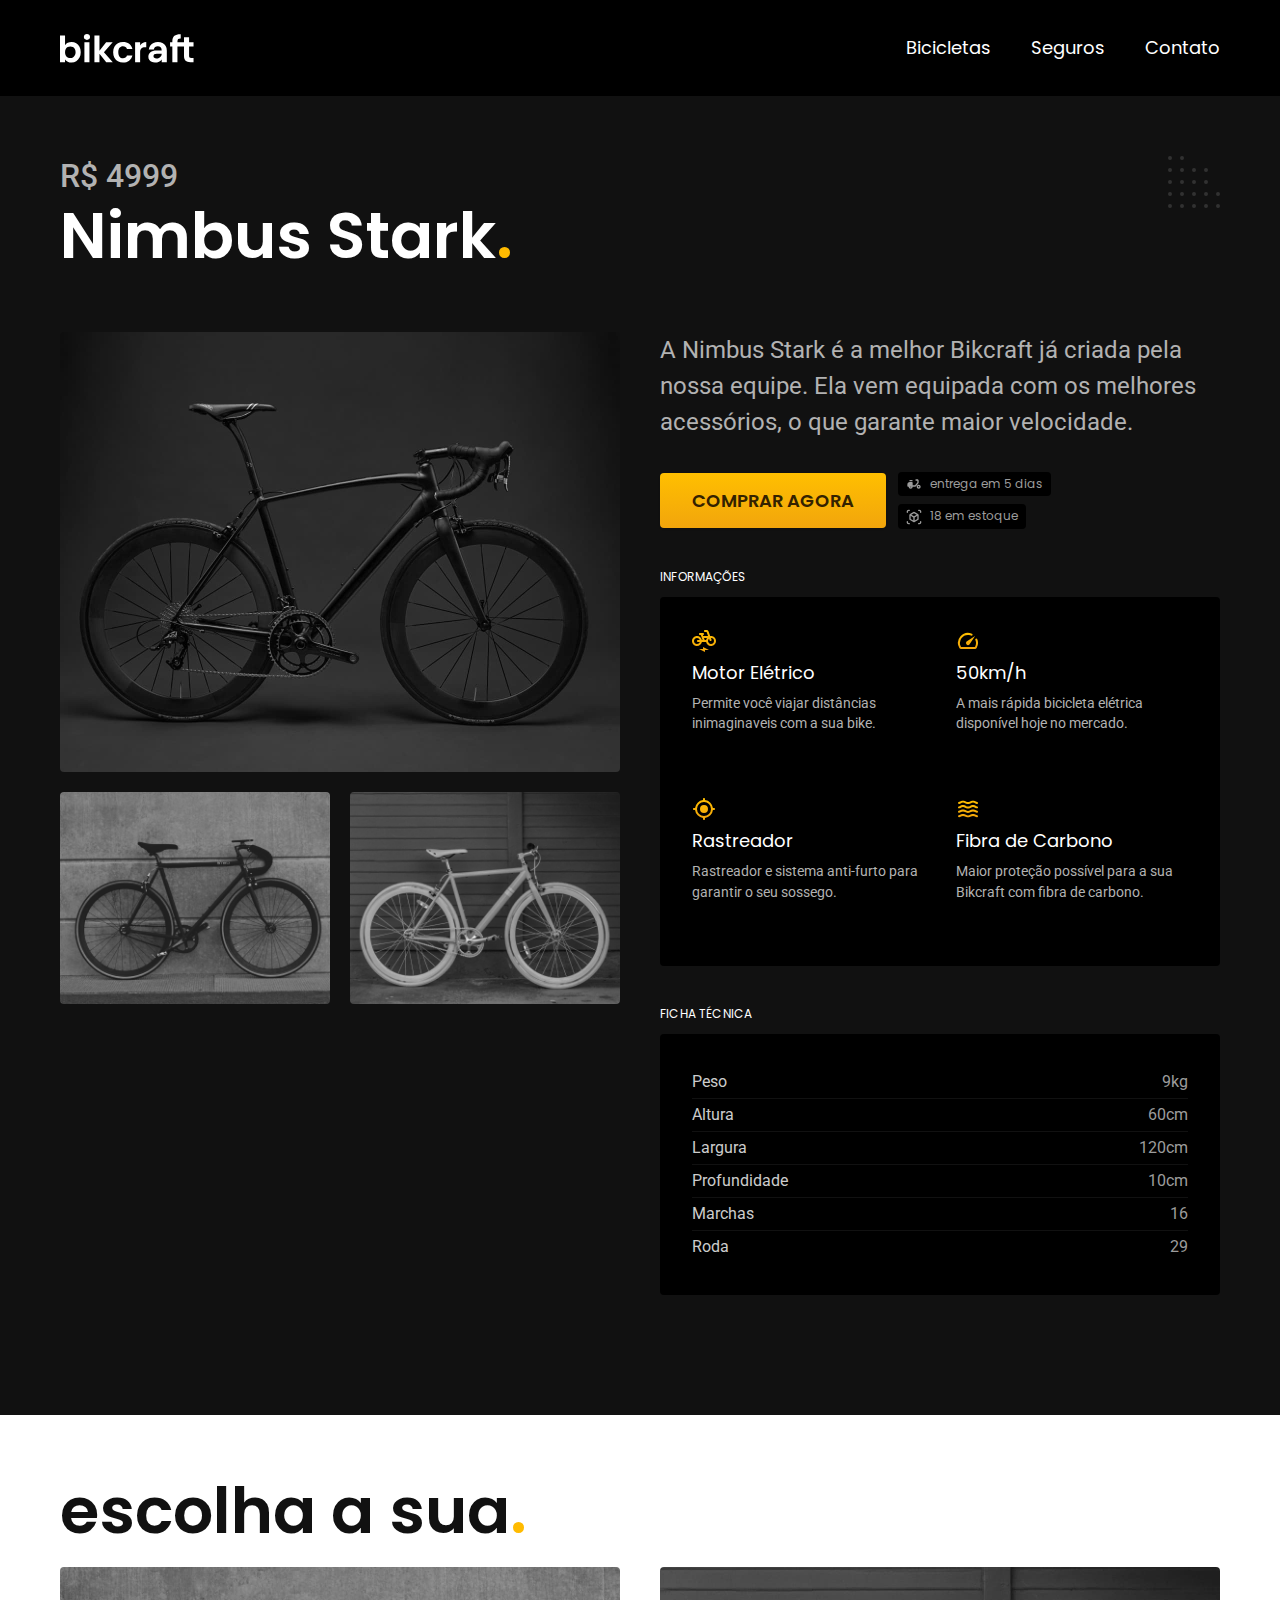
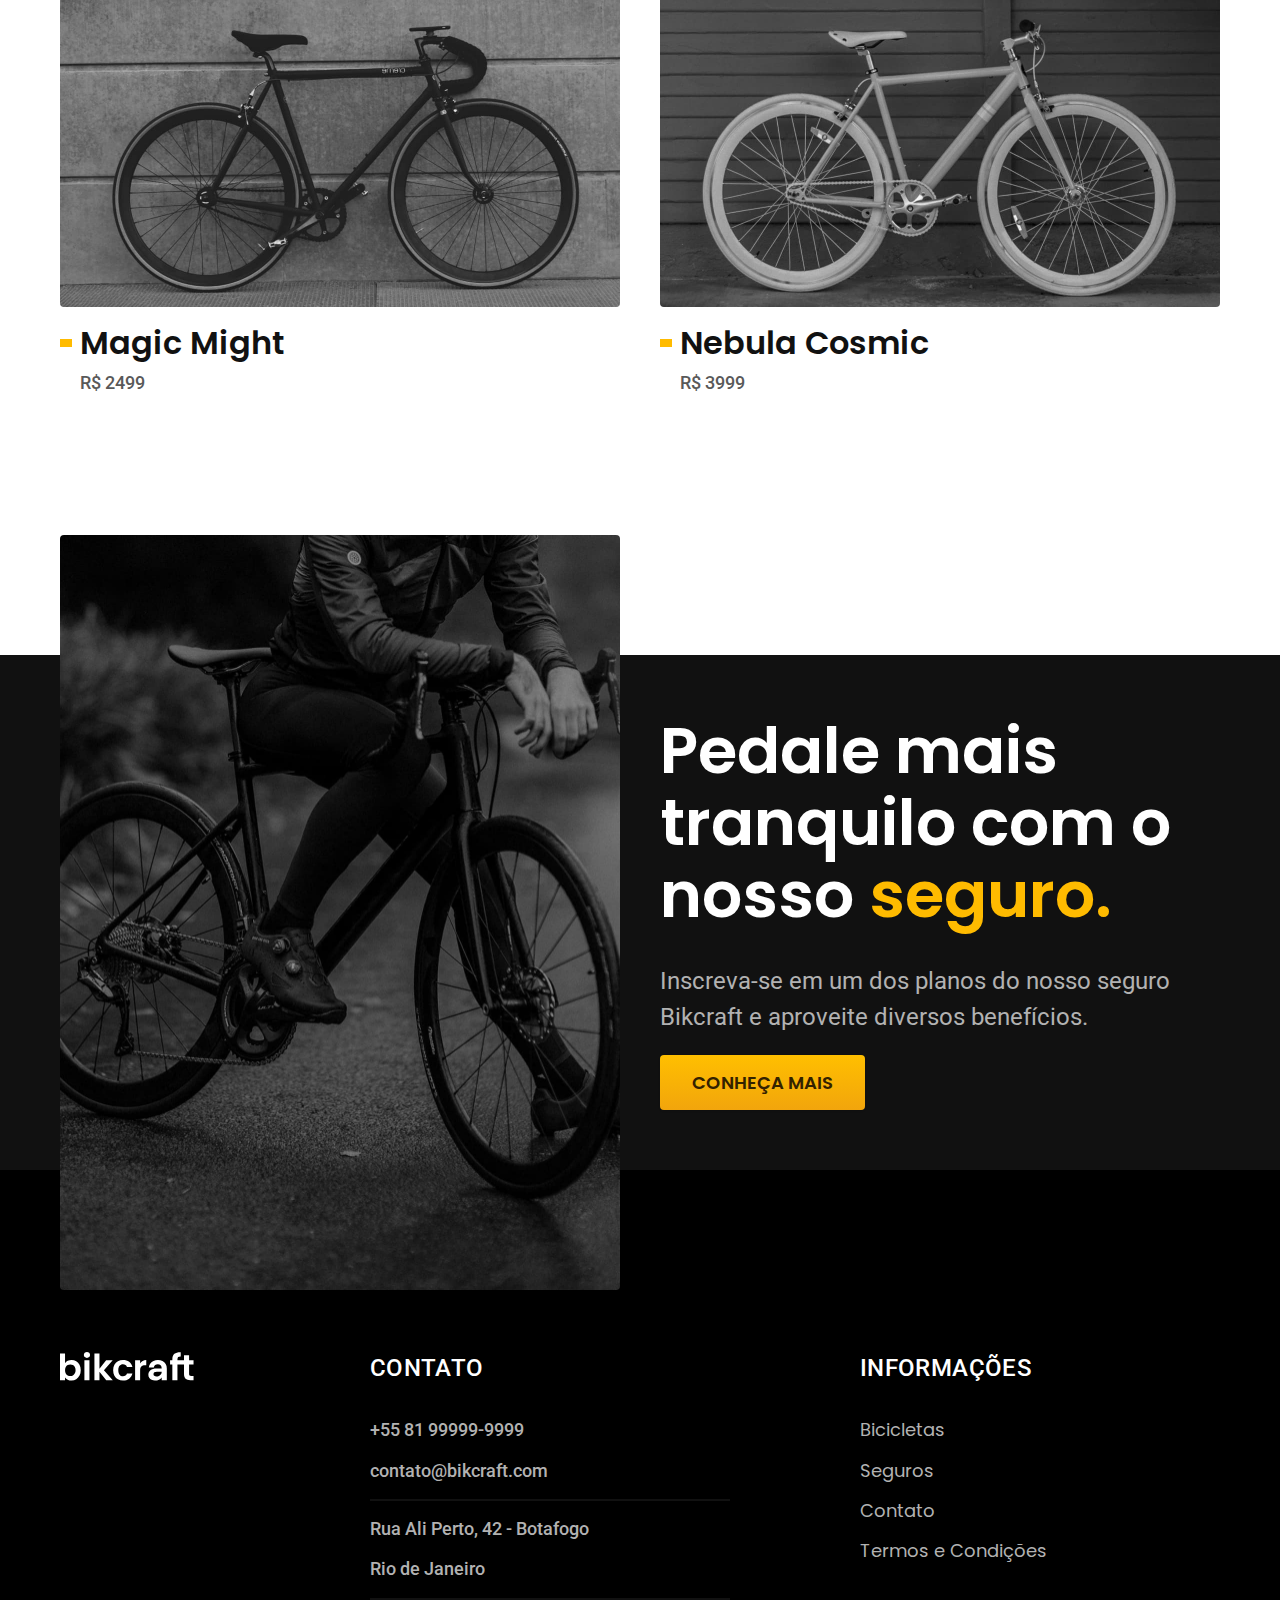
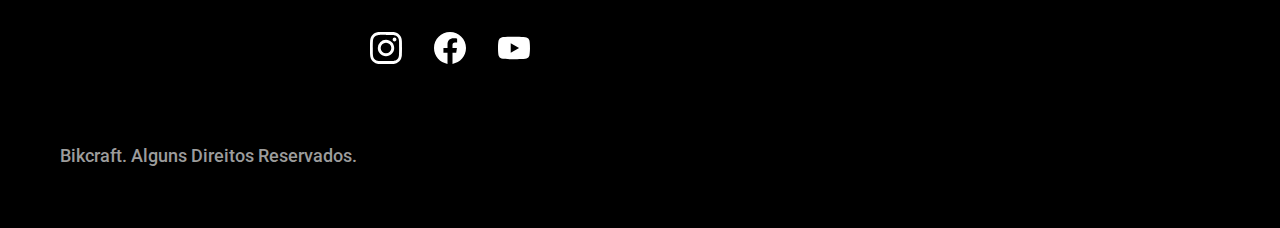
<file: bicicletas/nimbus.html>
<!DOCTYPE html>
<html lang="pt-br">

<head>
  <title>Nimbus | Bikcraft</title>
  <meta charset="UTF-8">
  <meta name="viewport" content="width=device-width, initial-scale=1.0">
  <meta name="description" content="Termos e condições.">

  <link rel="icon" href="../favicon.svg" type="svg+xml">
  <link rel="stylesheet" href="../css/style.css">

  <link rel="preconnect" href="https://fonts.googleapis.com">
  <link rel="preconnect" href="https://fonts.gstatic.com" crossorigin>
  <link href="https://fonts.googleapis.com/css2?family=Merriweather:ital,wght@1,900&family=Poppins:wght@400;600&family=Roboto:wght@400;500&display=swap" rel="stylesheet">
  <script>documento.documentElement.classList.add('js');</script>
</head>


<body id="bicicleta">
  <!-- Sempre usar as classes com o nome da seção -->
  <header class="header-bg">
    <!-- Tag externa com o background -->
    <div class="header container">
      <!-- Tag interna com o container do site -->
      <a href="../index.html">
        <img src="../img/bikcraft.svg" alt="Bikcraft">
      </a>
      <nav aria-label="primaria">
        <ul class="header-menu font-1-m cor-0">
          <li><a href="../bicicletas.html">Bicicletas</a></li>
          <li><a href="../seguros.html">Seguros</a></li>
          <li><a href="../contato.html">Contato</a></li>
        </ul>
      </nav>
    </div>
  </header>

  <main class="titulo-bg">
    <div>
      <div class="titulo container">
        <p class="font-2-xl cor-5">R$ 4999</p>
        <h1 class="font-1-xxl cor-0">Nimbus Stark<span class="cor-p1">.</span> </h1>
      </div>

      <div class="bicicleta container">
        <div class="bicicleta-imagens">
          <img src="../img/bicicleta/nimbus1.jpg" alt="">
          <img src="../img/bicicleta/nimbus2.jpg" alt="">
          <img src="../img/bicicleta/nimbus3.jpg" alt="">
        </div>
        <div class="bicicleta-conteudo">
          <p class="font-2-l cor-5">A Nimbus Stark é a melhor Bikcraft já criada pela nossa equipe. Ela vem equipada com os melhores acessórios, o que garante maior velocidade.</p>
          <div class="bicicleta-comprar">
            <a class="botao" href="../orcamento.html?tipo=bikcraft&produto=nimbus">Comprar agora</a>
            <span class="font-1-xs cor-6"> <img src="../img/icones/entrega.svg" alt=""> entrega em 5 dias</span>
            <span class="font-1-xs cor-6"> <img src="../img/icones/estoque.svg" alt=""> 18 em estoque</span>
          </div>

          <h2 class="font-1-xs cor-0">Informações</h2>
          <ul class="bicicleta-informaçoes">
            <li> <img src="../img/icones/eletrica.svg" alt="">
              <h3 class="font-1-m cor-0">Motor Elétrico</h3>
              <p class="font-2-xs cor-5">Permite você viajar distâncias inimaginaveis com a sua bike.</p>
            </li>
            <li> <img src="../img/icones/velocidade.svg" alt="">
              <h3 class="font-1-m cor-0">50km/h</h3>
              <p class="font-2-xs cor-5">A mais rápida bicicleta elétrica disponível hoje no mercado.</p>
            </li>
            <li> <img src="../img/icones/rastreador.svg" alt="">
              <h3 class="font-1-m cor-0">Rastreador</h3>
              <p class="font-2-xs cor-5">Rastreador e sistema anti-furto para garantir o seu sossego.</p>
            </li>
            <li> <img src="../img/icones/carbono.svg" alt="">
              <h3 class="font-1-m cor-0">Fibra de Carbono</h3>
              <p class="font-2-xs cor-5">Maior proteção possível para a sua Bikcraft com fibra de carbono.</p>
            </li>
          </ul>
          <h2 class="font-1-xs cor-0">Ficha Técnica</h2>
          <ul class="bicicleta-ficha font-2-s cor-4">
            <li>Peso <span>9kg</span></li>
            <li>Altura <span>60cm</span></li>
            <li>Largura <span>120cm</span></li>
            <li>Profundidade <span>10cm</span></li>
            <li>Marchas <span>16</span></li>
            <li>Roda <span>29</span></li>
          </ul>
        </div>
      </div>
    </div>


  </main>

  <article class="bicicletas-lista container">
    <h2 class="font-1-xxl">escolha a sua<span class="cor-p1">.</span></h2>
    <ul>
      <li>
        <a href="./magic.html">
          <img src="../img/bicicletas/magic.jpg" alt="Bicicleta preta">
          <h3 class="font-1-xl">Magic Might</h3>
          <span class="font-2-m cor-8">R$ 2499</span>
        </a>
      </li>
      <li>
        <a href="./nebula.html">
          <img src="../img/bicicletas/nebula.jpg" alt="Bicicleta preta">
          <h3 class="font-1-xl">Nebula Cosmic</h3>
          <span class="font-2-m cor-8">R$ 3999</span>
        </a>
      </li>
    </ul>
  </article>

  <article class="seguro-bg">
    <div class="seguro container">
      <div class="seguro-imagem">
        <img src="../img/fotos/seguros.jpg" alt="Pessoa parada em cima de uma bicicleta">
      </div>
      <div class="seguro-conteudo">
        <h2 class="font-1-xxl cor-0">Pedale mais tranquilo com o nosso <span class="cor-p1">seguro.</span> </h2>
        <p class="font-2-l cor-5">Inscreva-se em um dos planos do nosso seguro Bikcraft e aproveite diversos benefícios.</p>
        <a class="botao" href="../seguros.html">Conheça Mais</a>
      </div>
    </div>
  </article>

  <footer class="footer-bg">
    <div class="footer container">
      <img src="../img/bikcraft.svg" alt="">
      <div class="footer-contato">
        <h3 class="font-2-l-b cor-0">Contato</h3>
        <ul class="cor-5 font-2-m">
          <li><a href="tel:+5581999999999">+55 81 99999-9999</a></li>
          <li><a href="mailto:contato@bikcraft.com">contato@bikcraft.com</a></li>
          <li>Rua Ali Perto, 42 - Botafogo</li>
          <li>Rio de Janeiro</li>
        </ul>
        <div class="footer-redes">
          <a href="https://www.instagram.com" target="_blank">
            <img src="../img/redes/instagram.svg" alt="Instagram">
          </a>
          <a href="https://www.facebook.com" target="_blank">
            <img src="../img/redes/facebook.svg" alt="Facebook">
          </a>
          <a href="https://www.youtube.com" target="_blank">
            <img src="../img/redes/youtube.svg" alt="YouTube">
          </a>
        </div>
      </div>
      <div class="footer-informacoes">
        <h3 class="font-2-l-b cor-0">Informações</h3>
        <nav>
          <ul class="font-1-m cor-5">
            <li><a href="../bicicletas.html">Bicicletas</a></li>
            <li><a href="../seguros.html">Seguros</a></li>
            <li><a href="../contato.html">Contato</a></li>
            <li><a href="../termos.html">Termos e Condições</a></li>
          </ul>
        </nav>
      </div>
      <p class="footer-copy font-2-m cor-6">Bikcraft. Alguns Direitos Reservados.</p>
    </div>
  </footer>
  <script src="../js/script.js"></script>
</body>

</html>
</file>
<file: css/style.css>
/* Componentes globais */
@import "./global/header.css";
@import "./global/footer.css";
@import "./global/global.css";

/* componentes utilitários */
@import "./utilidades/componentes.css";
@import "./utilidades/cores.css";
@import "./utilidades/tipografia.css";
@import "./utilidades/formulario.css";
@import "./utilidades/animacao.css";

/* página home */
@import "./home/introducao.css";
@import "./home/tecnologia.css";
@import "./home/parceiros.css";
@import "./home/depoimento.css";

/* Bicicletas */
@import "./bicicletas/bicicletas-lista.css";
@import "./bicicletas/bicicletas.css";

/* Bicicleta */
@import "./bicicleta/bicicleta.css";
@import "./bicicleta/seguro.css";

/* seguros */
@import "./seguros/seguros.css";
@import "./seguros/vantagens.css";
@import "./seguros/perguntas.css";

/* termos */
@import "./termos/termos.css";

/* Contato */
@import "./contato/contato.css";
@import "./contato/lojas.css";

/* Orcamento */
@import "./orcamento/orcamento.css";
</file>
